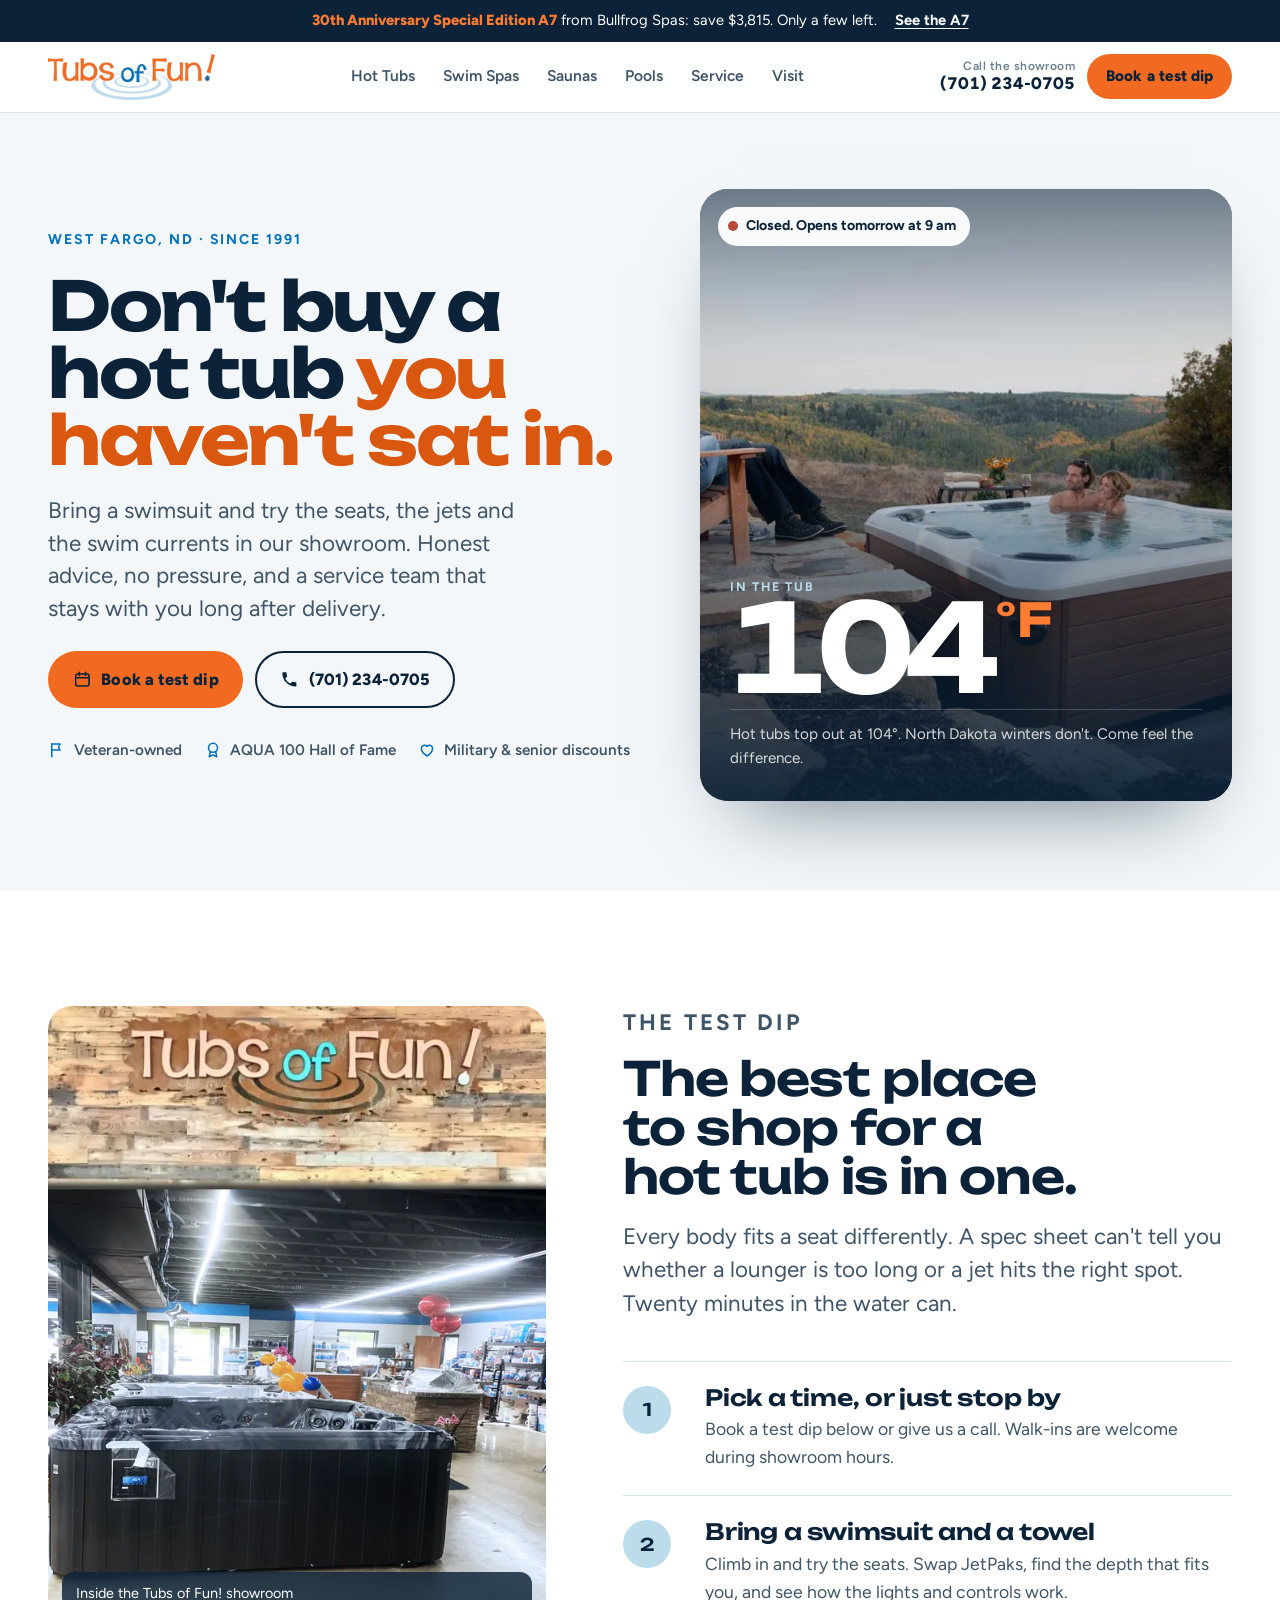
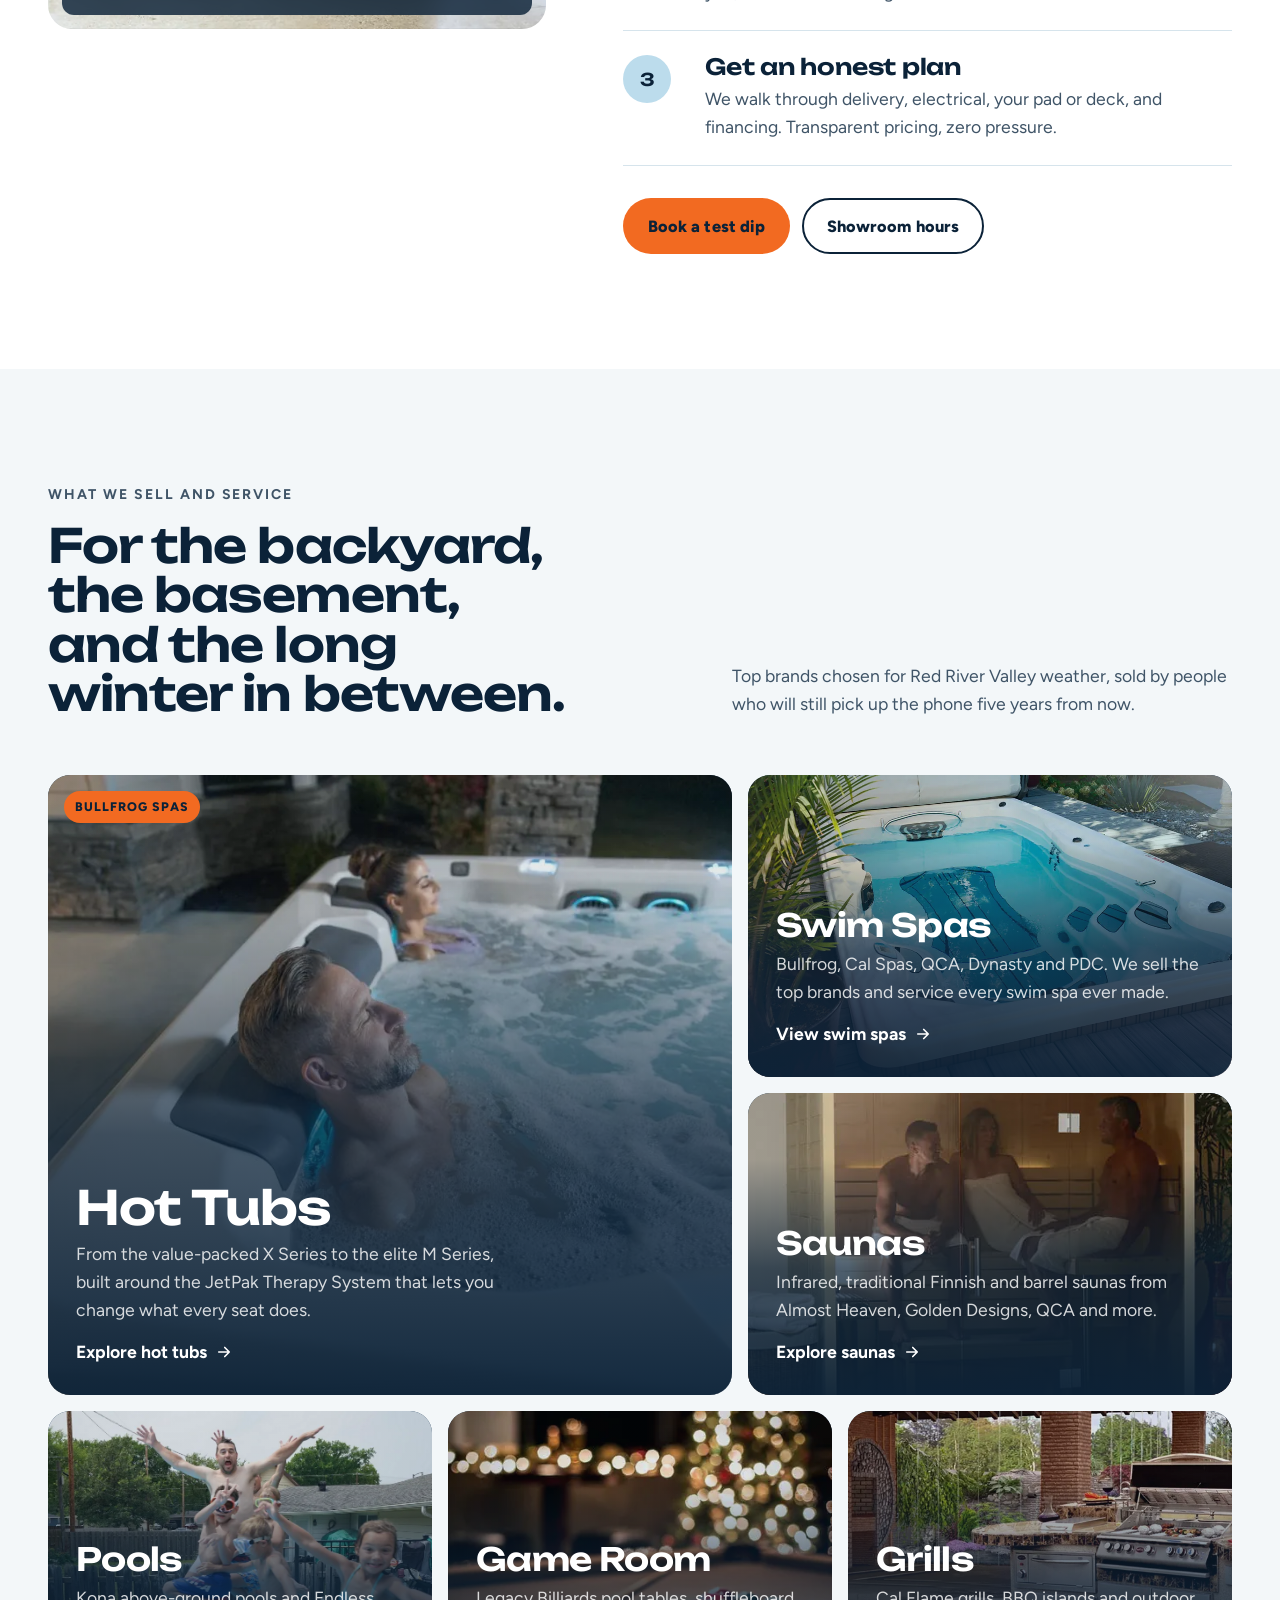
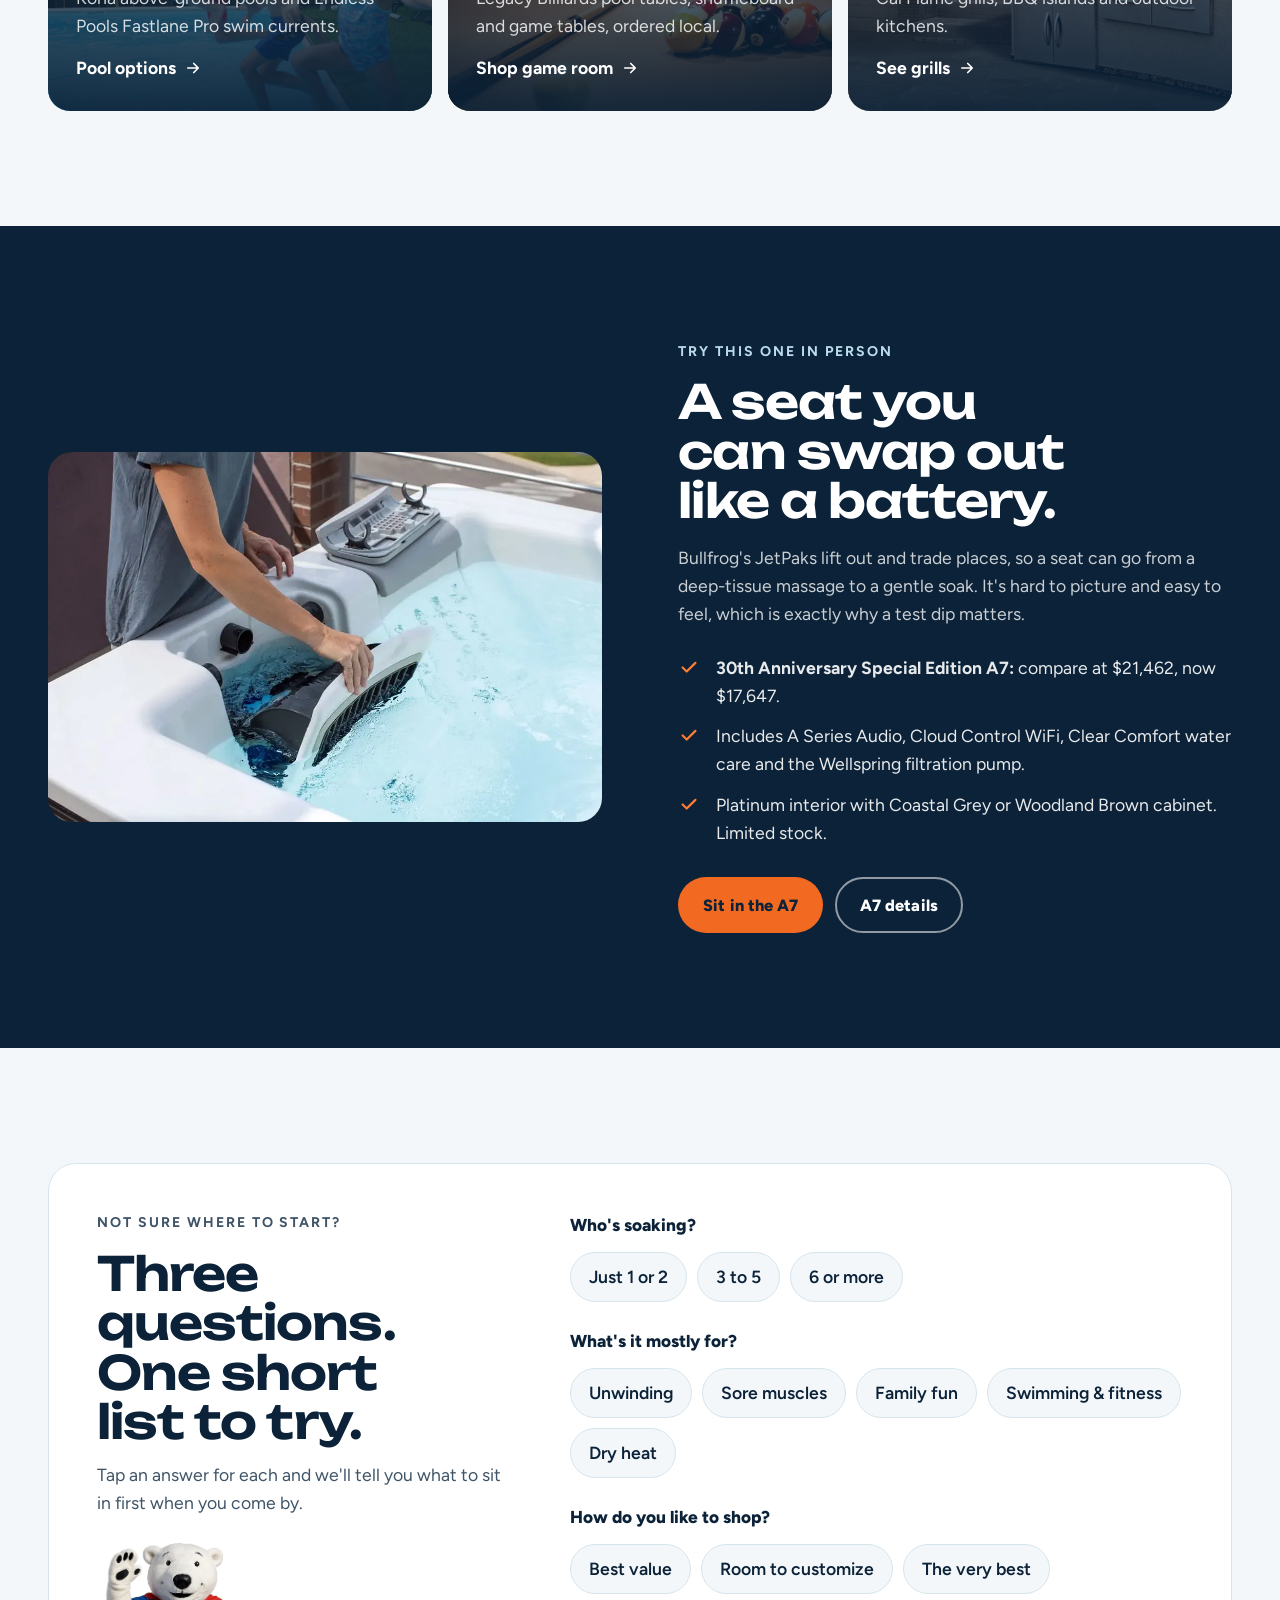
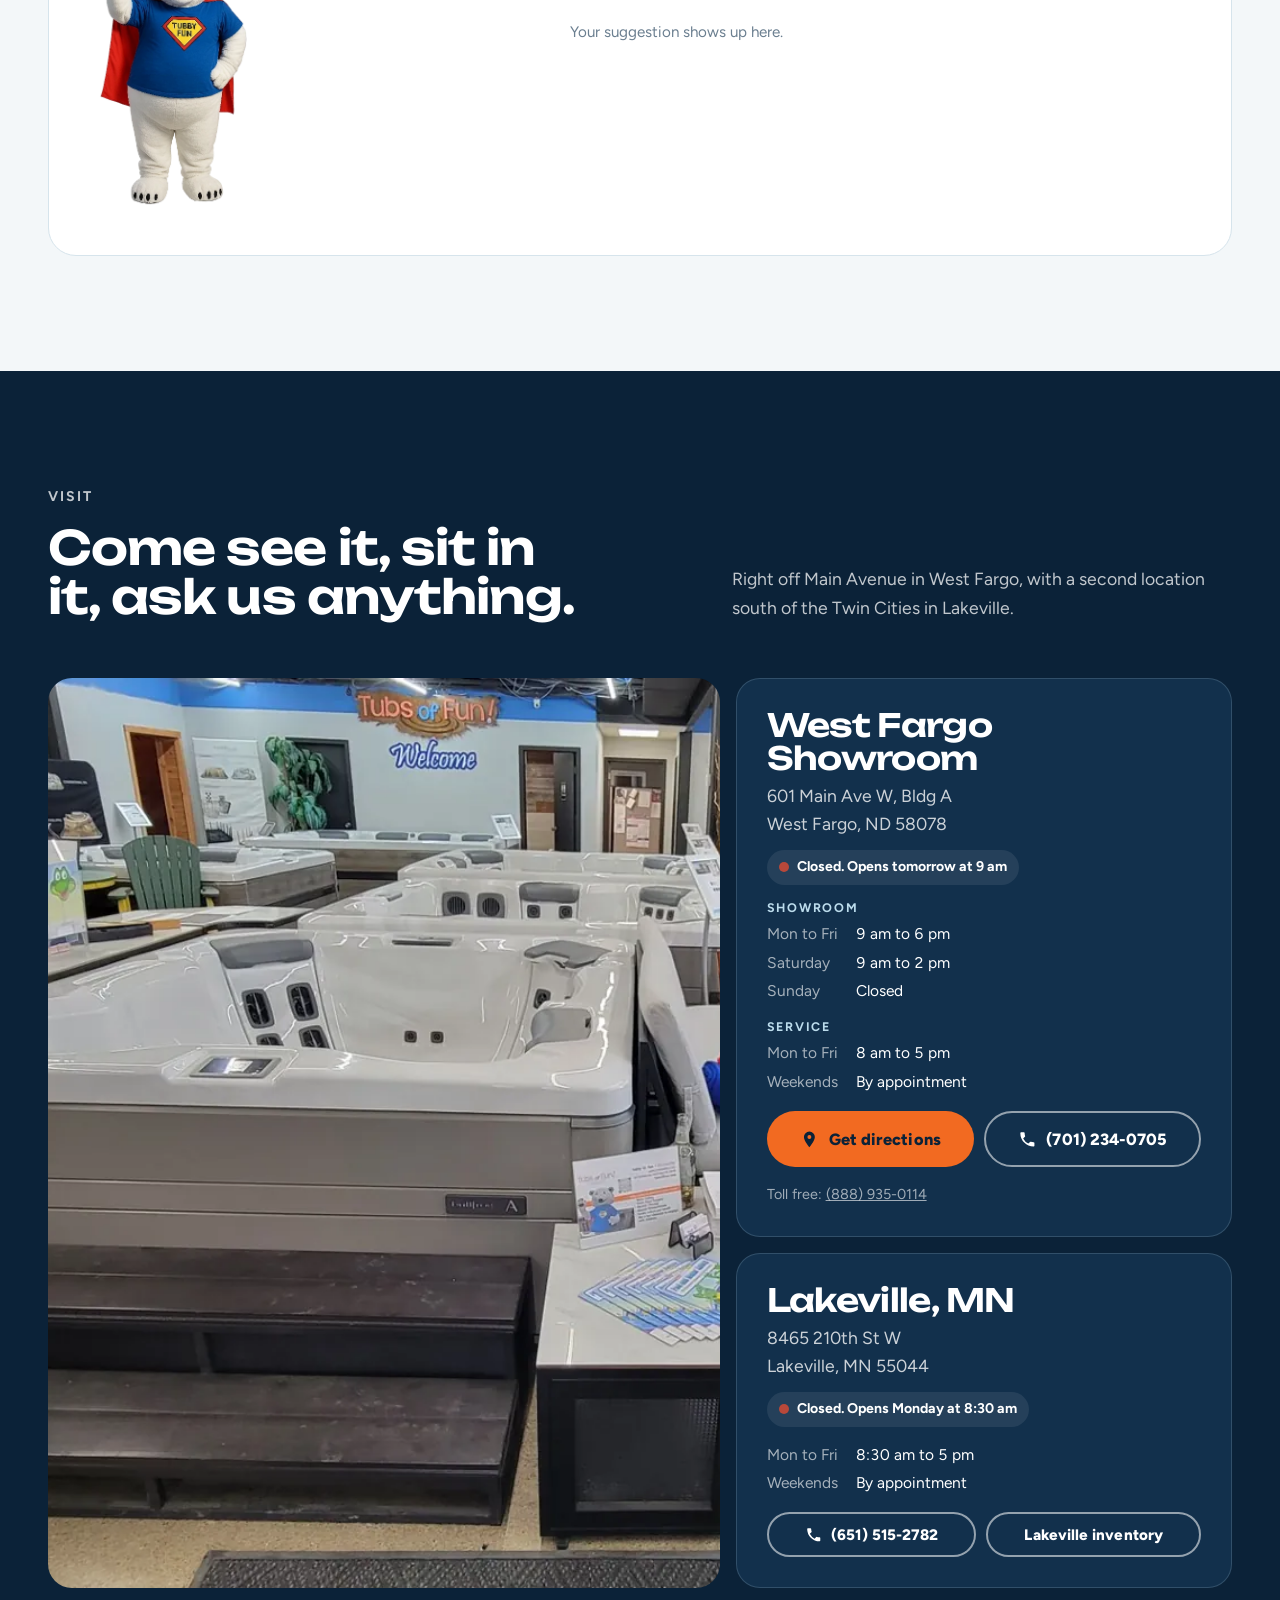
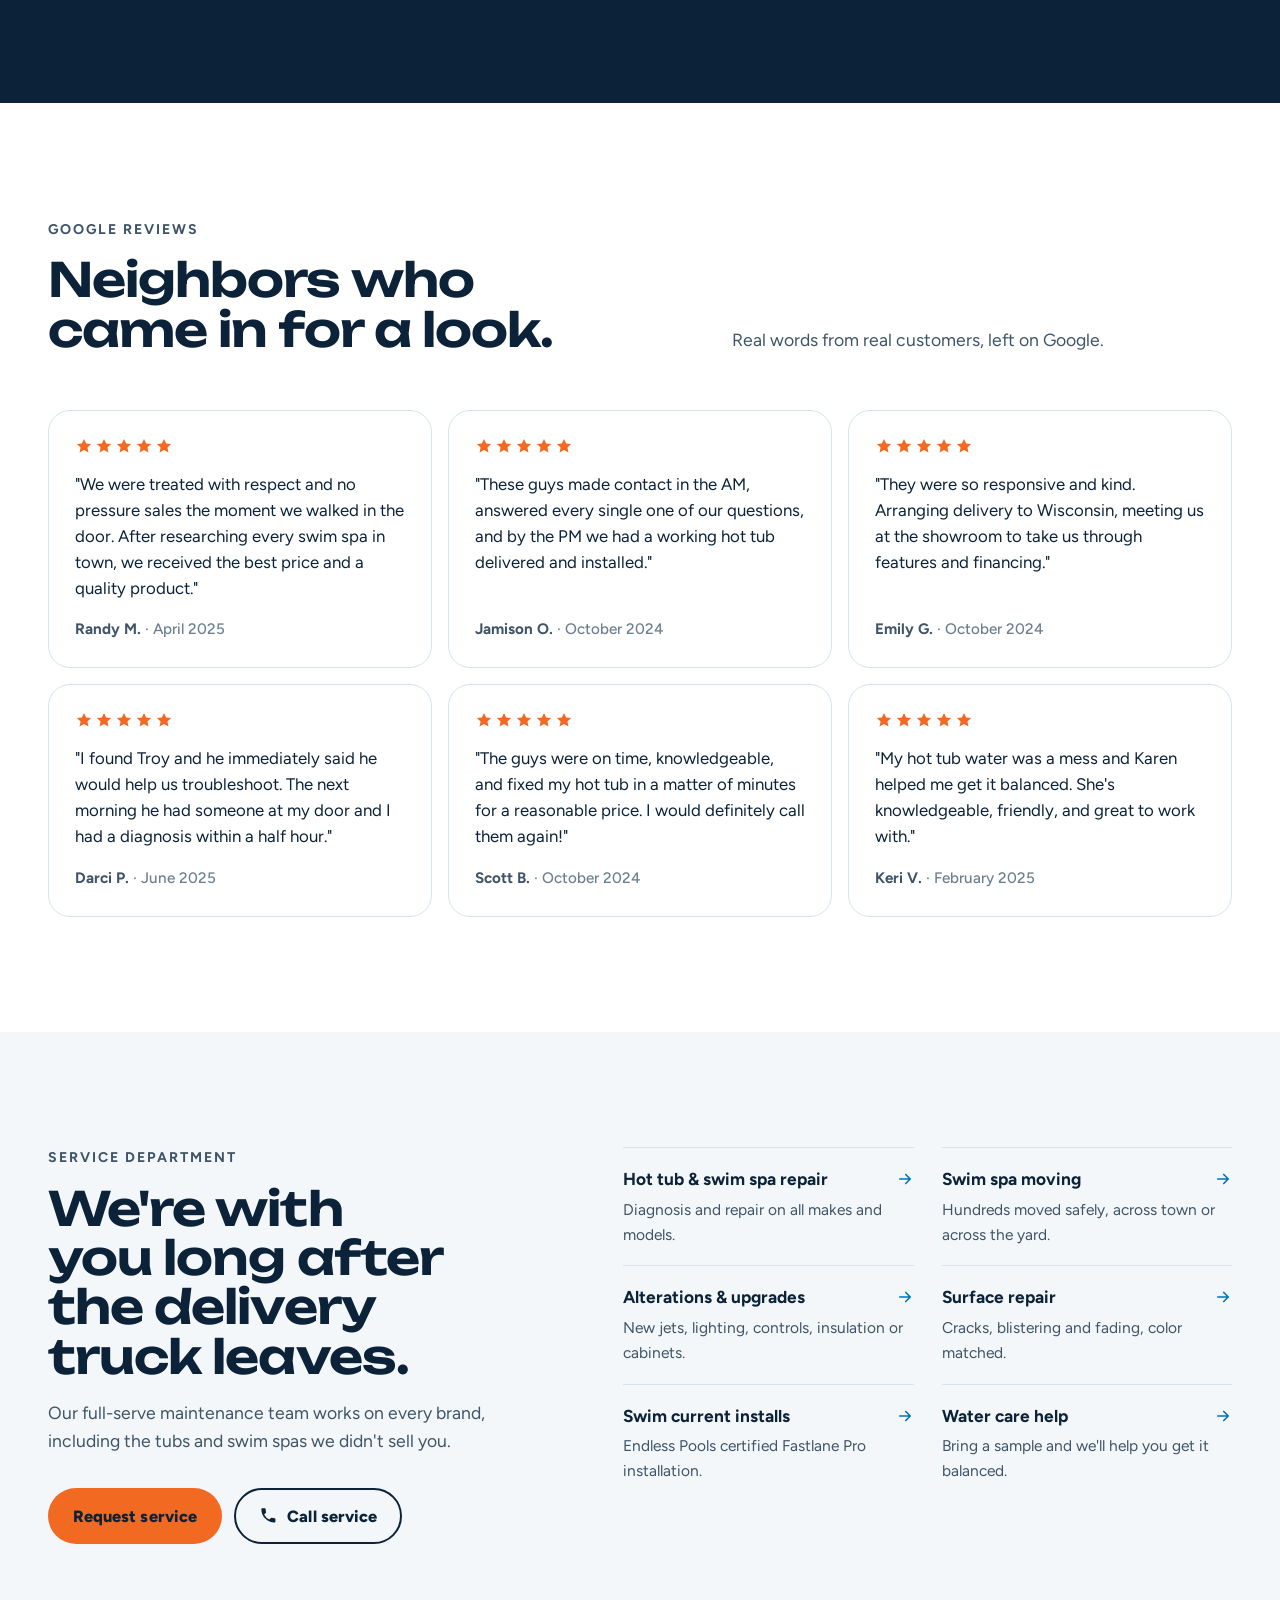
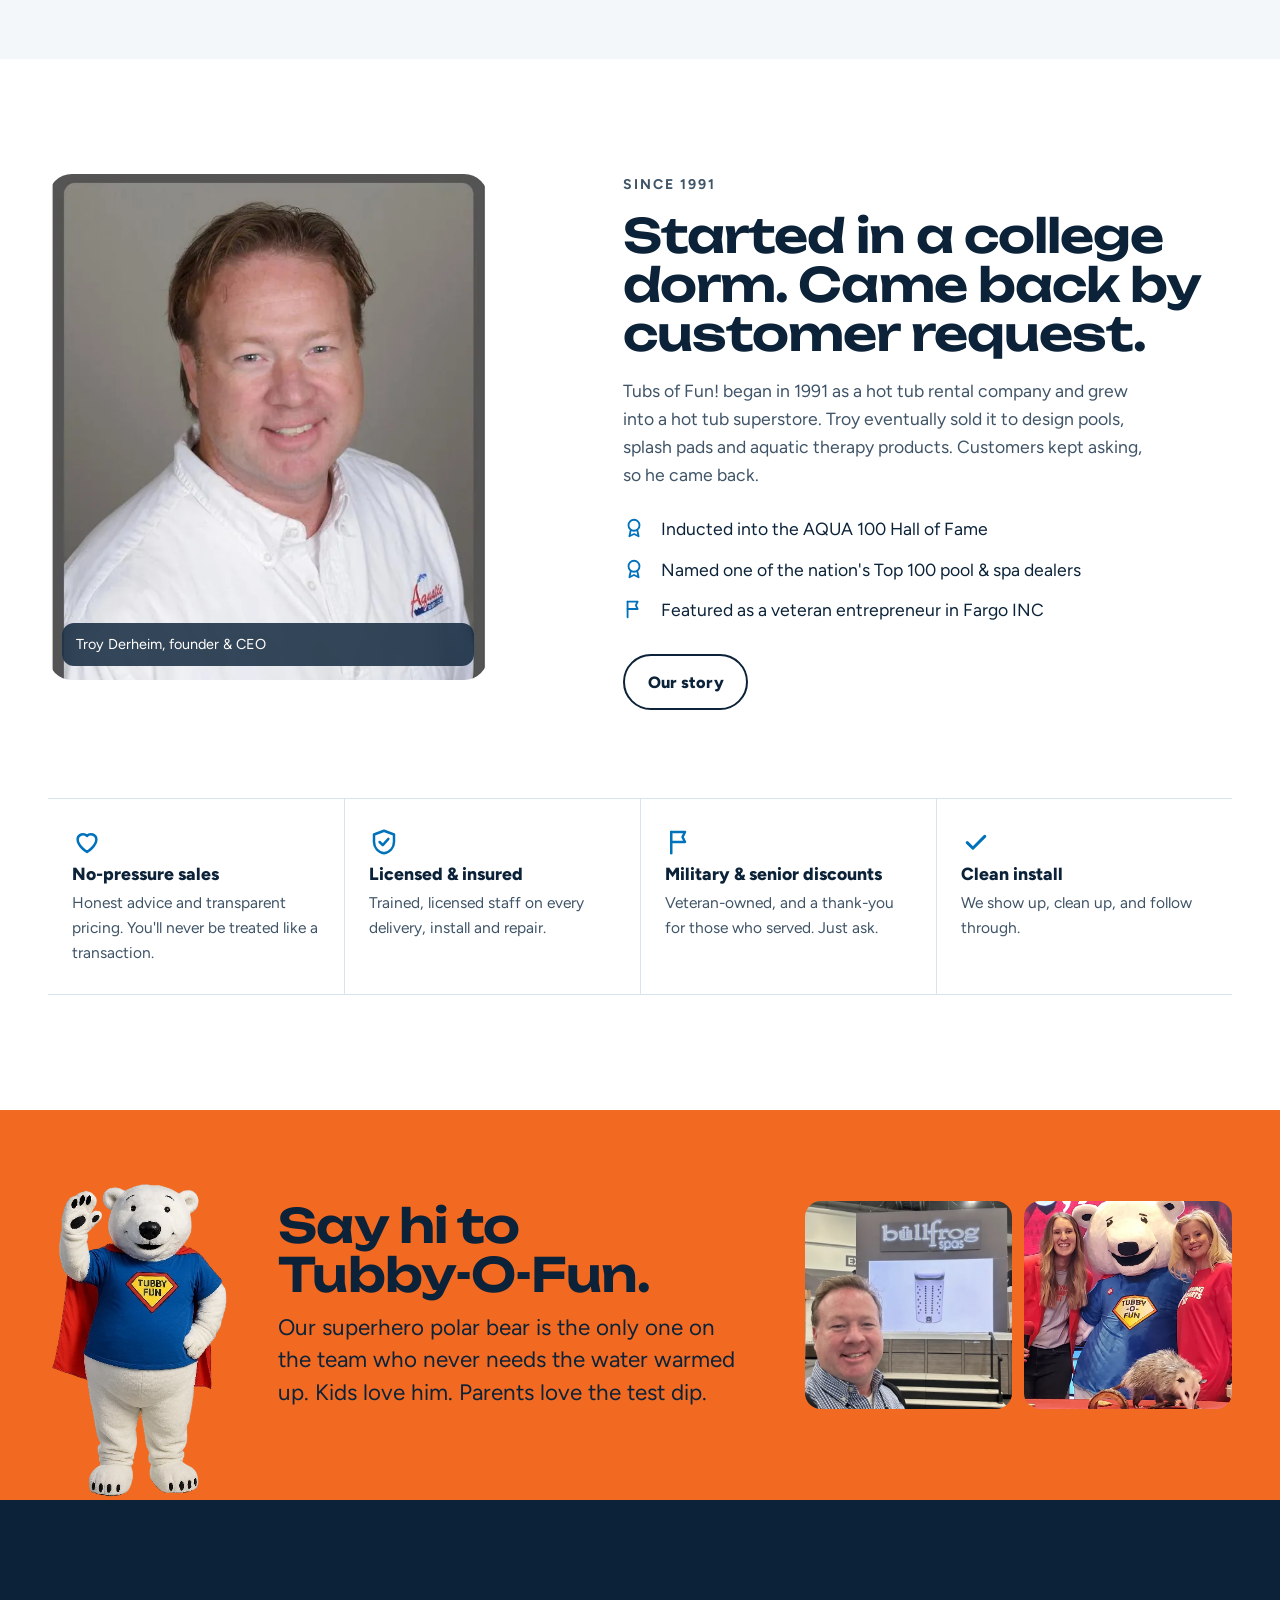
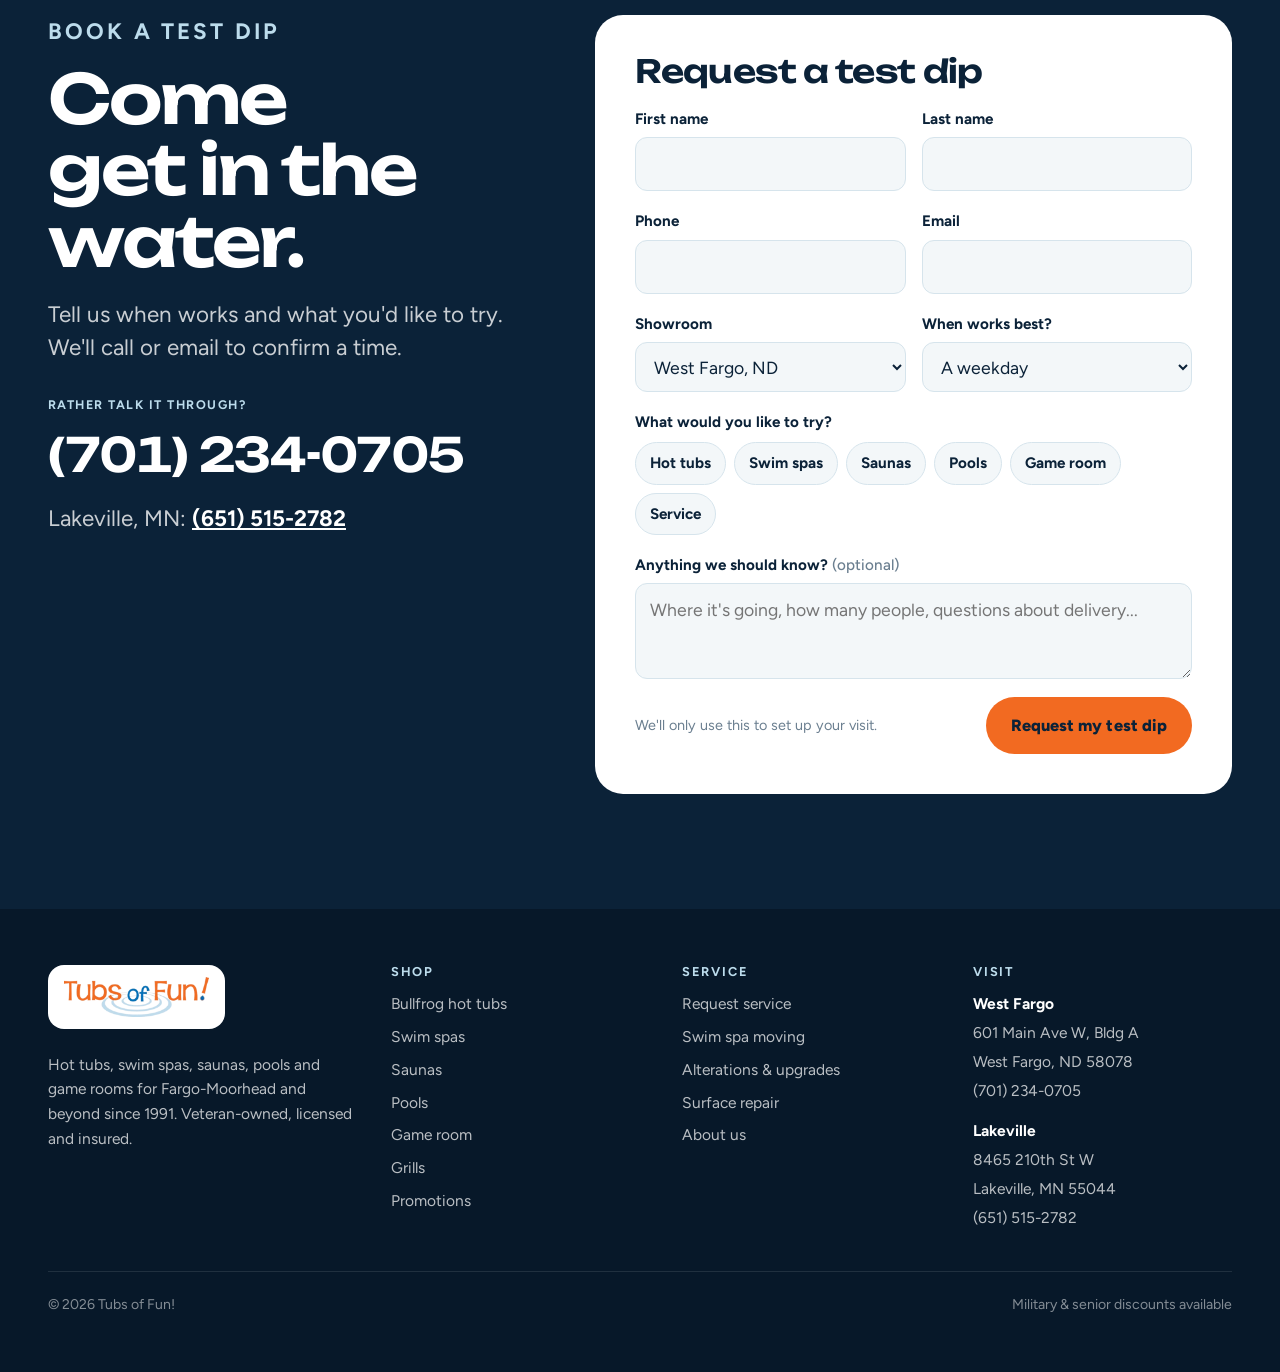
<file: docs/index.html>
<!doctype html>
<html lang="en">
<head>
<meta charset="utf-8">
<meta name="viewport" content="width=device-width, initial-scale=1">
<meta name="robots" content="noindex, nofollow">
<meta property="og:type" content="website">
<meta property="og:title" content="Tubs of Fun! Homepage Preview">
<meta property="og:description" content="A first look at the new tubsoffun.com: book a test dip, call the showroom, come sit in it.">
<meta property="og:image" content="https://z8young1.github.io/tubs-of-fun/og.jpg">
<meta property="og:url" content="https://z8young1.github.io/tubs-of-fun/">
<meta name="twitter:card" content="summary_large_image">
<link rel="icon" href="data:image/svg+xml,<svg xmlns=%22http://www.w3.org/2000/svg%22 viewBox=%220 0 100 100%22><text y=%22.9em%22 font-size=%2290%22>♨️</text></svg>">
<title>Tubs of Fun! | Hot Tubs &amp; Swim Spas in West Fargo, ND</title>
<meta name="description" content="Hot tubs, swim spas, saunas and pools in West Fargo, ND since 1991. Come take a test dip in our showroom at 601 Main Ave W, or call (701) 234-0705.">
<link rel="preconnect" href="https://fonts.googleapis.com">
<link rel="preconnect" href="https://fonts.gstatic.com" crossorigin>
<link rel="stylesheet" href="https://fonts.googleapis.com/css2?family=Figtree:wght@400;500;600;700;800&family=Unbounded:wght@500;600;700&display=swap">
<link rel="stylesheet" href="styles.css?v=3">

<script type="application/ld+json">
{
  "@context": "https://schema.org",
  "@type": "HotTubStore",
  "name": "Tubs of Fun!",
  "url": "https://tubsoffun.com/",
  "logo": "https://tubsoffun.com/img/logo.webp",
  "telephone": "+1-701-234-0705",
  "foundingDate": "1991",
  "address": {
    "@type": "PostalAddress",
    "streetAddress": "601 Main Ave W, Bldg A",
    "addressLocality": "West Fargo",
    "addressRegion": "ND",
    "postalCode": "58078",
    "addressCountry": "US"
  },
  "openingHoursSpecification": [
    { "@type": "OpeningHoursSpecification", "dayOfWeek": ["Monday","Tuesday","Wednesday","Thursday","Friday"], "opens": "09:00", "closes": "18:00" },
    { "@type": "OpeningHoursSpecification", "dayOfWeek": "Saturday", "opens": "09:00", "closes": "14:00" }
  ],
  "brand": ["Bullfrog Spas", "Cal Spas", "QCA Spas", "Dynasty Spas", "PDC Spas", "Almost Heaven", "Golden Designs", "Kona Pools", "Endless Pools", "Cal Flame", "Legacy Billiards"]
}
</script>
</head>
<body>
<svg width="0" height="0" style="position:absolute" aria-hidden="true">
  <symbol id="i-phone" viewBox="0 0 24 24"><path fill="currentColor" d="M6.6 10.8a15.1 15.1 0 0 0 6.6 6.6l2.2-2.2a1 1 0 0 1 1-.25c1.13.37 2.35.57 3.6.57a1 1 0 0 1 1 1V20a1 1 0 0 1-1 1A17 17 0 0 1 3 4a1 1 0 0 1 1-1h3.5a1 1 0 0 1 1 1c0 1.25.2 2.45.57 3.57a1 1 0 0 1-.25 1z"/></symbol>
  <symbol id="i-pin" viewBox="0 0 24 24"><path fill="currentColor" d="M12 2a7 7 0 0 0-7 7c0 5.25 7 13 7 13s7-7.75 7-13a7 7 0 0 0-7-7zm0 9.5a2.5 2.5 0 1 1 0-5 2.5 2.5 0 0 1 0 5z"/></symbol>
  <symbol id="i-cal" viewBox="0 0 24 24"><g fill="none" stroke="currentColor" stroke-width="2" stroke-linecap="round"><rect x="3.5" y="5" width="17" height="15.5" rx="2.5"/><path d="M3.5 10h17M8 3v4M16 3v4"/></g></symbol>
  <symbol id="i-arrow" viewBox="0 0 24 24"><path fill="none" stroke="currentColor" stroke-width="2.2" stroke-linecap="round" stroke-linejoin="round" d="M5 12h14M13 6l6 6-6 6"/></symbol>
  <symbol id="i-check" viewBox="0 0 24 24"><path fill="none" stroke="currentColor" stroke-width="2.4" stroke-linecap="round" stroke-linejoin="round" d="M5 12.5l4.5 4.5L19 7.5"/></symbol>
  <symbol id="i-star" viewBox="0 0 24 24"><path fill="currentColor" d="M12 2.5l2.9 6.1 6.6.8-4.9 4.6 1.3 6.6L12 17.3l-5.9 3.3 1.3-6.6-4.9-4.6 6.6-.8z"/></symbol>
  <symbol id="i-shield" viewBox="0 0 24 24"><g fill="none" stroke="currentColor" stroke-width="2" stroke-linejoin="round"><path d="M12 3l8 3v6c0 4.5-3.4 8.4-8 9-4.6-.6-8-4.5-8-9V6z"/><path d="M8.5 12l2.5 2.5 4.5-5" stroke-linecap="round"/></g></symbol>
  <symbol id="i-flag" viewBox="0 0 24 24"><g fill="none" stroke="currentColor" stroke-width="2" stroke-linecap="round" stroke-linejoin="round"><path d="M5 21V4"/><path d="M5 4h11l-2 4 2 4H5"/></g></symbol>
  <symbol id="i-award" viewBox="0 0 24 24"><g fill="none" stroke="currentColor" stroke-width="2" stroke-linejoin="round"><circle cx="12" cy="9" r="6"/><path d="M8.5 14l-1.5 7 5-2.5 5 2.5-1.5-7"/></g></symbol>
  <symbol id="i-heart" viewBox="0 0 24 24"><path fill="none" stroke="currentColor" stroke-width="2" stroke-linejoin="round" d="M12 20s-7.5-4.6-7.5-10.2A4.3 4.3 0 0 1 12 7.2a4.3 4.3 0 0 1 7.5 2.6C19.5 15.4 12 20 12 20z"/></symbol>
  <symbol id="i-menu" viewBox="0 0 24 24"><path fill="none" stroke="currentColor" stroke-width="2.2" stroke-linecap="round" d="M4 7h16M4 12h16M4 17h16"/></symbol>
</svg>

<a class="skip" href="#main">Skip to content</a>

<div class="offer">
  <div class="wrap">
    <span><strong>30th Anniversary Special Edition A7</strong> from Bullfrog Spas: save $3,815. Only a few left.</span>
    <a href="https://tubsoffun.com/anniv-a7-sale">See the A7</a>
  </div>
</div>

<header class="site-header">
  <div class="wrap">
    <a class="brand" href="#top" aria-label="Tubs of Fun! home">
      <img src="img/logo.webp" alt="Tubs of Fun!" width="464" height="128">
    </a>
    <nav class="nav" id="site-nav" aria-label="Main">
      <a href="https://tubsoffun.com/bullfrog-Spas">Hot Tubs</a>
      <a href="https://tubsoffun.com/swimspaspage">Swim Spas</a>
      <a href="https://tubsoffun.com/saunas">Saunas</a>
      <a href="https://tubsoffun.com/kona-pools">Pools</a>
      <a href="#service">Service</a>
      <a href="#visit">Visit</a>
    </nav>
    <div class="header-actions">
      <a class="header-phone" href="tel:+17012340705">
        <small>Call the showroom</small>
        <span>(701) 234-0705</span>
      </a>
      <a class="btn btn--sm" href="#book">Book a test dip</a>
    </div>
    <button class="menu-toggle" type="button" aria-controls="site-nav" aria-expanded="false" aria-label="Menu">
      <svg><use href="#i-menu"/></svg>
    </button>
  </div>
</header>

<main id="main">

  <!-- HERO -->
  <section class="hero" id="top">
    <div class="wrap hero-grid">
      <div class="hero-copy">
        <p class="eyebrow rise">West Fargo, ND &middot; Since 1991</p>
        <h1 class="rise rise-2">Don't buy a hot tub <span class="warm">you haven't sat in.</span></h1>
        <p class="hero-lede rise rise-3">Bring a swimsuit and try the seats, the jets and the swim currents in our showroom. Honest advice, no pressure, and a service team that stays with you long after delivery.</p>
        <div class="hero-actions rise rise-4">
          <a class="btn" href="#book"><svg><use href="#i-cal"/></svg>Book a test dip</a>
          <a class="btn btn--ghost" href="tel:+17012340705"><svg><use href="#i-phone"/></svg>(701) 234-0705</a>
        </div>
        <ul class="proof rise rise-5">
          <li><svg><use href="#i-flag"/></svg>Veteran-owned</li>
          <li><svg><use href="#i-award"/></svg>AQUA 100 Hall of Fame</li>
          <li><svg><use href="#i-heart"/></svg>Military &amp; senior discounts</li>
        </ul>
      </div>

      <figure class="thermal rise rise-3" style="margin:0">
        <img src="img/hero-valley.webp" alt="A couple relaxing beside a Bullfrog hot tub on a stone patio at dusk" width="1250" height="833" fetchpriority="high">
        <canvas aria-hidden="true"></canvas>
        <div class="thermal-badge" data-hours='{"1":[9,18],"2":[9,18],"3":[9,18],"4":[9,18],"5":[9,18],"6":[9,14]}'>
          <span class="dot"></span><span class="status-text">Showroom open Mon to Sat</span>
        </div>
        <figcaption class="readout">
          <div>
            <div class="readout-label">In the tub</div>
            <div class="temp-in" aria-label="104 degrees"><span data-temp-in>104</span><sup>&deg;F</sup></div>
          </div>
          <div class="temp-out" data-temp-out hidden>
            <div class="readout-label">Outside</div>
            <div class="num">&nbsp;</div>
          </div>
          <p class="readout-note" data-temp-note>Hot tubs top out at 104&deg;. North Dakota winters don't. Come feel the difference.</p>
        </figcaption>
      </figure>
    </div>
  </section>

  <!-- TEST DIP -->
  <section class="section on-paper" id="test-dip">
    <div class="wrap dip-grid">
      <figure class="dip-photo reveal" style="margin:0">
        <img src="img/showroom-sign.webp" alt="Hot tubs on display under the Tubs of Fun! sign in the showroom" width="1024" height="768" loading="lazy">
        <figcaption>Inside the Tubs of Fun! showroom</figcaption>
      </figure>
      <div class="dip-copy reveal">
        <p class="eyebrow">The test dip</p>
        <h2>The best place to shop for a hot tub is in one.</h2>
        <p>Every body fits a seat differently. A spec sheet can't tell you whether a lounger is too long or a jet hits the right spot. Twenty minutes in the water can.</p>
        <ol class="steps">
          <li>
            <div>
              <h3>Pick a time, or just stop by</h3>
              <p>Book a test dip below or give us a call. Walk-ins are welcome during showroom hours.</p>
            </div>
          </li>
          <li>
            <div>
              <h3>Bring a swimsuit and a towel</h3>
              <p>Climb in and try the seats. Swap JetPaks, find the depth that fits you, and see how the lights and controls work.</p>
            </div>
          </li>
          <li>
            <div>
              <h3>Get an honest plan</h3>
              <p>We walk through delivery, electrical, your pad or deck, and financing. Transparent pricing, zero pressure.</p>
            </div>
          </li>
        </ol>
        <div class="dip-cta">
          <a class="btn" href="#book" data-pick="Hot tubs">Book a test dip</a>
          <a class="btn btn--ghost" href="#visit">Showroom hours</a>
        </div>
      </div>
    </div>
  </section>

  <!-- LINEUP -->
  <section class="section" id="shop">
    <div class="wrap">
      <div class="section-head reveal">
        <div>
          <p class="eyebrow">What we sell and service</p>
          <h2>For the backyard, the basement, and the long winter in between.</h2>
        </div>
        <p>Top brands chosen for Red River Valley weather, sold by people who will still pick up the phone five years from now.</p>
      </div>

      <div class="lineup">
        <a class="tile tile--tubs reveal" href="https://tubsoffun.com/bullfrog-Spas">
          <img src="img/lifestyle-relax.webp" alt="A man leaning back into the jets of a Bullfrog hot tub" width="1024" height="768" loading="lazy">
          <span class="tag">Bullfrog Spas</span>
          <div class="tile-body">
            <h3>Hot Tubs</h3>
            <p>From the value-packed X Series to the elite M Series, built around the JetPak Therapy System that lets you change what every seat does.</p>
            <span class="go">Explore hot tubs <svg><use href="#i-arrow"/></svg></span>
          </div>
        </a>
        <a class="tile tile--swim reveal" href="https://tubsoffun.com/swimspaspage">
          <img src="img/swimspa-showroom.webp" alt="A swim spa with a swim lane on display" width="1200" height="600" loading="lazy">
          <div class="tile-body">
            <h3>Swim Spas</h3>
            <p>Bullfrog, Cal Spas, QCA, Dynasty and PDC. We sell the top brands and service every swim spa ever made.</p>
            <span class="go">View swim spas <svg><use href="#i-arrow"/></svg></span>
          </div>
        </a>
        <a class="tile tile--sauna reveal" href="https://tubsoffun.com/saunas">
          <img src="img/sauna.webp" alt="Three people relaxing in a glass-front indoor sauna" width="500" height="500" loading="lazy">
          <div class="tile-body">
            <h3>Saunas</h3>
            <p>Infrared, traditional Finnish and barrel saunas from Almost Heaven, Golden Designs, QCA and more.</p>
            <span class="go">Explore saunas <svg><use href="#i-arrow"/></svg></span>
          </div>
        </a>
        <a class="tile tile--pool reveal" href="https://tubsoffun.com/kona-pools">
          <img src="img/pool.webp" alt="A family jumping into an above-ground pool" width="1024" height="683" loading="lazy">
          <div class="tile-body">
            <h3>Pools</h3>
            <p>Kona above-ground pools and Endless Pools Fastlane Pro swim currents.</p>
            <span class="go">Pool options <svg><use href="#i-arrow"/></svg></span>
          </div>
        </a>
        <a class="tile tile--game reveal" href="https://tubsoffun.com/game-room-essentials">
          <img src="img/gameroom.webp" alt="Billiard balls racked on a pool table" width="520" height="347" loading="lazy">
          <div class="tile-body">
            <h3>Game Room</h3>
            <p>Legacy Billiards pool tables, shuffleboard and game tables, ordered local.</p>
            <span class="go">Shop game room <svg><use href="#i-arrow"/></svg></span>
          </div>
        </a>
        <a class="tile tile--grill reveal" href="https://tubsoffun.com/grills">
          <img src="img/calflame-kitchen.webp" alt="A Cal Flame outdoor kitchen with a stainless grill and fire pit" width="1400" height="438" loading="lazy" style="object-position:62% 50%">
          <div class="tile-body">
            <h3>Grills</h3>
            <p>Cal Flame grills, BBQ islands and outdoor kitchens.</p>
            <span class="go">See grills <svg><use href="#i-arrow"/></svg></span>
          </div>
        </a>
      </div>
    </div>
  </section>

  <!-- JETPAK + A7 OFFER -->
  <section class="section on-night">
    <div class="wrap jetpak">
      <div class="jetpak-media reveal">
        <img src="img/jetpak.webp" alt="A hand lifting a removable JetPak seat module out of a Bullfrog spa" width="1080" height="720" loading="lazy">
      </div>
      <div class="reveal">
        <p class="eyebrow">Try this one in person</p>
        <h2>A seat you can swap out like a battery.</h2>
        <p>Bullfrog's JetPaks lift out and trade places, so a seat can go from a deep-tissue massage to a gentle soak. It's hard to picture and easy to feel, which is exactly why a test dip matters.</p>
        <ul class="jetpak-points">
          <li><svg><use href="#i-check"/></svg><span><strong>30th Anniversary Special Edition A7:</strong> compare at $21,462, now $17,647.</span></li>
          <li><svg><use href="#i-check"/></svg><span>Includes A Series Audio, Cloud Control WiFi, Clear Comfort water care and the Wellspring filtration pump.</span></li>
          <li><svg><use href="#i-check"/></svg><span>Platinum interior with Coastal Grey or Woodland Brown cabinet. Limited stock.</span></li>
        </ul>
        <div class="hero-actions">
          <a class="btn" href="#book" data-pick="Hot tubs">Sit in the A7</a>
          <a class="btn btn--ghost" href="https://tubsoffun.com/anniv-a7-sale">A7 details</a>
        </div>
      </div>
    </div>
  </section>

  <!-- QUIZ -->
  <section class="section" id="quiz">
    <div class="wrap">
      <div class="quiz reveal">
        <div class="quiz-intro">
          <p class="eyebrow">Not sure where to start?</p>
          <h2>Three questions. One short list to try.</h2>
          <p>Tap an answer for each and we'll tell you what to sit in first when you come by.</p>
          <img src="img/tubby.webp" alt="Tubby-O-Fun, the Tubs of Fun! polar bear mascot, waving" width="311" height="552" loading="lazy">
        </div>
        <form class="quiz-form" id="tub-quiz" onsubmit="return false">
          <div class="q">
            <fieldset>
              <legend>Who's soaking?</legend>
              <div class="chips">
                <span class="chip"><input type="radio" name="q_who" id="q-who-2" value="2"><label for="q-who-2">Just 1 or 2</label></span>
                <span class="chip"><input type="radio" name="q_who" id="q-who-5" value="5"><label for="q-who-5">3 to 5</label></span>
                <span class="chip"><input type="radio" name="q_who" id="q-who-6" value="6"><label for="q-who-6">6 or more</label></span>
              </div>
            </fieldset>
          </div>
          <div class="q">
            <fieldset>
              <legend>What's it mostly for?</legend>
              <div class="chips">
                <span class="chip"><input type="radio" name="q_why" id="q-why-relax" value="relax"><label for="q-why-relax">Unwinding</label></span>
                <span class="chip"><input type="radio" name="q_why" id="q-why-therapy" value="therapy"><label for="q-why-therapy">Sore muscles</label></span>
                <span class="chip"><input type="radio" name="q_why" id="q-why-family" value="family"><label for="q-why-family">Family fun</label></span>
                <span class="chip"><input type="radio" name="q_why" id="q-why-swim" value="swim"><label for="q-why-swim">Swimming &amp; fitness</label></span>
                <span class="chip"><input type="radio" name="q_why" id="q-why-heat" value="heat"><label for="q-why-heat">Dry heat</label></span>
              </div>
            </fieldset>
          </div>
          <div class="q">
            <fieldset>
              <legend>How do you like to shop?</legend>
              <div class="chips">
                <span class="chip"><input type="radio" name="q_how" id="q-how-value" value="value"><label for="q-how-value">Best value</label></span>
                <span class="chip"><input type="radio" name="q_how" id="q-how-custom" value="custom"><label for="q-how-custom">Room to customize</label></span>
                <span class="chip"><input type="radio" name="q_how" id="q-how-best" value="best"><label for="q-how-best">The very best</label></span>
              </div>
            </fieldset>
          </div>
          <p class="quiz-hint">Your suggestion shows up here.</p>
          <div class="quiz-result" id="quiz-result" hidden aria-live="polite">
            <p class="eyebrow">Try this first</p>
            <h3>&nbsp;</h3>
            <p>&nbsp;</p>
            <div class="btns">
              <a class="btn" href="#book" data-pick="Hot tubs">Book a test dip</a>
              <a class="btn btn--ghost" href="tel:+17012340705">Call us</a>
            </div>
          </div>
        </form>
      </div>
    </div>
  </section>

  <!-- VISIT -->
  <section class="section on-night" id="visit">
    <div class="wrap">
      <div class="section-head reveal">
        <div>
          <p class="eyebrow">Visit</p>
          <h2>Come see it, sit in it, ask us anything.</h2>
        </div>
        <p>Right off Main Avenue in West Fargo, with a second location south of the Twin Cities in Lakeville.</p>
      </div>
      <div class="visit">
        <div class="visit-photo reveal">
          <img src="img/showroom-floor.webp" alt="Rows of hot tubs and swim spas on the showroom floor" width="1800" height="810" loading="lazy">
        </div>
        <div class="stores">
          <article class="store reveal" data-hours='{"1":[9,18],"2":[9,18],"3":[9,18],"4":[9,18],"5":[9,18],"6":[9,14]}'>
            <div class="store-top">
              <div>
                <h3>West Fargo Showroom</h3>
                <address>601 Main Ave W, Bldg A<br>West Fargo, ND 58078</address>
              </div>
              <span class="status"><span class="dot"></span><span class="status-text">Mon to Sat</span></span>
            </div>
            <div class="hours-row">
              <div class="hours-group">
                <h4>Showroom</h4>
                <dl class="hours">
                  <dt>Mon to Fri</dt><dd>9 am to 6 pm</dd>
                  <dt>Saturday</dt><dd>9 am to 2 pm</dd>
                  <dt>Sunday</dt><dd>Closed</dd>
                </dl>
              </div>
              <div class="hours-group">
                <h4>Service</h4>
                <dl class="hours">
                  <dt>Mon to Fri</dt><dd>8 am to 5 pm</dd>
                  <dt>Weekends</dt><dd>By appointment</dd>
                </dl>
              </div>
            </div>
            <div class="store-actions">
              <a class="btn" href="https://www.google.com/maps/dir/?api=1&amp;destination=601+Main+Ave+W+West+Fargo+ND+58078"><svg><use href="#i-pin"/></svg>Get directions</a>
              <a class="btn btn--ghost" href="tel:+17012340705"><svg><use href="#i-phone"/></svg>(701) 234-0705</a>
            </div>
            <p class="store-note">Toll free: <a href="tel:+18889350114">(888) 935-0114</a></p>
          </article>

          <article class="store reveal" data-hours='{"1":[8.5,17],"2":[8.5,17],"3":[8.5,17],"4":[8.5,17],"5":[8.5,17]}'>
            <div class="store-top">
              <div>
                <h3>Lakeville, MN</h3>
                <address>8465 210th St W<br>Lakeville, MN 55044</address>
              </div>
              <span class="status"><span class="dot"></span><span class="status-text">Mon to Fri</span></span>
            </div>
            <dl class="hours">
              <dt>Mon to Fri</dt><dd>8:30 am to 5 pm</dd>
              <dt>Weekends</dt><dd>By appointment</dd>
            </dl>
            <div class="store-actions">
              <a class="btn btn--ghost btn--sm" href="tel:+16515152782"><svg><use href="#i-phone"/></svg>(651) 515-2782</a>
              <a class="btn btn--ghost btn--sm" href="https://mpls.tubsoffun.com/">Lakeville inventory</a>
            </div>
          </article>
        </div>
      </div>
    </div>
  </section>

  <!-- REVIEWS -->
  <section class="section on-paper" id="reviews">
    <div class="wrap">
      <div class="section-head reveal">
        <div>
          <p class="eyebrow">Google reviews</p>
          <h2>Neighbors who came in for a look.</h2>
        </div>
        <p>Real words from real customers, left on Google.</p>
      </div>
      <div class="reviews">
        <figure class="review reveal">
          <div class="stars" aria-label="5 out of 5 stars"><svg><use href="#i-star"/></svg><svg><use href="#i-star"/></svg><svg><use href="#i-star"/></svg><svg><use href="#i-star"/></svg><svg><use href="#i-star"/></svg></div>
          <blockquote>"We were treated with respect and no pressure sales the moment we walked in the door. After researching every swim spa in town, we received the best price and a quality product."</blockquote>
          <figcaption>Randy M. <span>&middot; April 2025</span></figcaption>
        </figure>
        <figure class="review reveal">
          <div class="stars" aria-label="5 out of 5 stars"><svg><use href="#i-star"/></svg><svg><use href="#i-star"/></svg><svg><use href="#i-star"/></svg><svg><use href="#i-star"/></svg><svg><use href="#i-star"/></svg></div>
          <blockquote>"These guys made contact in the AM, answered every single one of our questions, and by the PM we had a working hot tub delivered and installed."</blockquote>
          <figcaption>Jamison O. <span>&middot; October 2024</span></figcaption>
        </figure>
        <figure class="review reveal">
          <div class="stars" aria-label="5 out of 5 stars"><svg><use href="#i-star"/></svg><svg><use href="#i-star"/></svg><svg><use href="#i-star"/></svg><svg><use href="#i-star"/></svg><svg><use href="#i-star"/></svg></div>
          <blockquote>"They were so responsive and kind. Arranging delivery to Wisconsin, meeting us at the showroom to take us through features and financing."</blockquote>
          <figcaption>Emily G. <span>&middot; October 2024</span></figcaption>
        </figure>
        <figure class="review reveal">
          <div class="stars" aria-label="5 out of 5 stars"><svg><use href="#i-star"/></svg><svg><use href="#i-star"/></svg><svg><use href="#i-star"/></svg><svg><use href="#i-star"/></svg><svg><use href="#i-star"/></svg></div>
          <blockquote>"I found Troy and he immediately said he would help us troubleshoot. The next morning he had someone at my door and I had a diagnosis within a half hour."</blockquote>
          <figcaption>Darci P. <span>&middot; June 2025</span></figcaption>
        </figure>
        <figure class="review reveal">
          <div class="stars" aria-label="5 out of 5 stars"><svg><use href="#i-star"/></svg><svg><use href="#i-star"/></svg><svg><use href="#i-star"/></svg><svg><use href="#i-star"/></svg><svg><use href="#i-star"/></svg></div>
          <blockquote>"The guys were on time, knowledgeable, and fixed my hot tub in a matter of minutes for a reasonable price. I would definitely call them again!"</blockquote>
          <figcaption>Scott B. <span>&middot; October 2024</span></figcaption>
        </figure>
        <figure class="review reveal">
          <div class="stars" aria-label="5 out of 5 stars"><svg><use href="#i-star"/></svg><svg><use href="#i-star"/></svg><svg><use href="#i-star"/></svg><svg><use href="#i-star"/></svg><svg><use href="#i-star"/></svg></div>
          <blockquote>"My hot tub water was a mess and Karen helped me get it balanced. She's knowledgeable, friendly, and great to work with."</blockquote>
          <figcaption>Keri V. <span>&middot; February 2025</span></figcaption>
        </figure>
      </div>
    </div>
  </section>

  <!-- SERVICE -->
  <section class="section" id="service">
    <div class="wrap service">
      <div class="reveal">
        <p class="eyebrow">Service department</p>
        <h2>We're with you long after the delivery truck leaves.</h2>
        <p>Our full-serve maintenance team works on every brand, including the tubs and swim spas we didn't sell you.</p>
        <div class="dip-cta">
          <a class="btn" href="https://tubsoffun.com/contact-service-department">Request service</a>
          <a class="btn btn--ghost" href="tel:+17012340705"><svg><use href="#i-phone"/></svg>Call service</a>
        </div>
      </div>
      <ul class="service-list reveal">
        <li><a href="https://tubsoffun.com/contact-service-department"><strong>Hot tub &amp; swim spa repair <svg><use href="#i-arrow"/></svg></strong><span>Diagnosis and repair on all makes and models.</span></a></li>
        <li><a href="https://tubsoffun.com/swimspa-moving"><strong>Swim spa moving <svg><use href="#i-arrow"/></svg></strong><span>Hundreds moved safely, across town or across the yard.</span></a></li>
        <li><a href="https://tubsoffun.com/spa-alteration"><strong>Alterations &amp; upgrades <svg><use href="#i-arrow"/></svg></strong><span>New jets, lighting, controls, insulation or cabinets.</span></a></li>
        <li><a href="https://tubsoffun.com/swim-spa-surface-repair"><strong>Surface repair <svg><use href="#i-arrow"/></svg></strong><span>Cracks, blistering and fading, color matched.</span></a></li>
        <li><a href="https://tubsoffun.com/endless-pool"><strong>Swim current installs <svg><use href="#i-arrow"/></svg></strong><span>Endless Pools certified Fastlane Pro installation.</span></a></li>
        <li><a href="#book" data-pick="Service"><strong>Water care help <svg><use href="#i-arrow"/></svg></strong><span>Bring a sample and we'll help you get it balanced.</span></a></li>
      </ul>
    </div>
  </section>

  <!-- SINCE 1991 -->
  <section class="section on-paper" id="about">
    <div class="wrap">
      <div class="service">
        <figure class="dip-photo founder-photo reveal" style="margin:0;position:relative;top:0;aspect-ratio:4/4.6">
          <img src="img/troy.webp" alt="Troy Derheim, founder and CEO of Tubs of Fun!" width="672" height="828" loading="lazy" style="object-position:50% 20%">
          <figcaption>Troy Derheim, founder &amp; CEO</figcaption>
        </figure>
        <div class="reveal">
          <p class="eyebrow">Since 1991</p>
          <h2>Started in a college dorm. Came back by customer request.</h2>
          <p>Tubs of Fun! began in 1991 as a hot tub rental company and grew into a hot tub superstore. Troy eventually sold it to design pools, splash pads and aquatic therapy products. Customers kept asking, so he came back.</p>
          <ul class="jetpak-points" style="color:var(--ink)">
            <li><svg style="color:var(--blue)"><use href="#i-award"/></svg><span style="color:var(--ink)">Inducted into the AQUA 100 Hall of Fame</span></li>
            <li><svg style="color:var(--blue)"><use href="#i-award"/></svg><span style="color:var(--ink)">Named one of the nation's Top 100 pool &amp; spa dealers</span></li>
            <li><svg style="color:var(--blue)"><use href="#i-flag"/></svg><span style="color:var(--ink)">Featured as a veteran entrepreneur in Fargo INC</span></li>
          </ul>
          <a class="btn btn--ghost" href="https://tubsoffun.com/about-us">Our story</a>
        </div>
      </div>

      <div class="values reveal" style="margin-top:clamp(48px,7vw,88px)">
        <div class="value">
          <svg><use href="#i-heart"/></svg>
          <h3>No-pressure sales</h3>
          <p>Honest advice and transparent pricing. You'll never be treated like a transaction.</p>
        </div>
        <div class="value">
          <svg><use href="#i-shield"/></svg>
          <h3>Licensed &amp; insured</h3>
          <p>Trained, licensed staff on every delivery, install and repair.</p>
        </div>
        <div class="value">
          <svg><use href="#i-flag"/></svg>
          <h3>Military &amp; senior discounts</h3>
          <p>Veteran-owned, and a thank-you for those who served. Just ask.</p>
        </div>
        <div class="value">
          <svg><use href="#i-check"/></svg>
          <h3>Clean install</h3>
          <p>We show up, clean up, and follow through.</p>
        </div>
      </div>
    </div>
  </section>

  <!-- TUBBY -->
  <section class="tubby">
    <div class="wrap tubby-grid">
      <img class="tubby-bear" src="img/tubby.webp" alt="" width="311" height="552" loading="lazy">
      <div class="reveal">
        <h2>Say hi to Tubby-O-Fun.</h2>
        <p>Our superhero polar bear is the only one on the team who never needs the water warmed up. Kids love him. Parents love the test dip.</p>
      </div>
      <div class="tubby-photos reveal">
        <img src="img/team-bear-family.webp" alt="A family posing with Tubby-O-Fun in the showroom" width="600" height="800" loading="lazy" style="object-position:50% 30%">
        <img src="img/team-bear-event.webp" alt="Tubs of Fun! team members with Tubby-O-Fun at an event" width="1600" height="757" loading="lazy" style="object-position:40% 40%">
      </div>
    </div>
  </section>

  <!-- BOOK -->
  <section class="section on-night" id="book">
    <div class="wrap book">
      <div class="book-copy reveal">
        <p class="eyebrow">Book a test dip</p>
        <h2>Come get in the water.</h2>
        <p>Tell us when works and what you'd like to try. We'll call or email to confirm a time.</p>
        <a class="call-big" href="tel:+17012340705">
          <small>Rather talk it through?</small>
          <span>(701) 234-0705</span>
        </a>
        <p class="call-alt">Lakeville, MN: <a href="tel:+16515152782">(651) 515-2782</a></p>
      </div>

      <div class="reveal">
        <form class="form" id="book-form" data-webhook="" novalidate>
          <h3>Request a test dip</h3>
          <div class="form-row">
            <div class="field">
              <label for="f-first">First name</label>
              <input id="f-first" name="first_name" autocomplete="given-name" required>
            </div>
            <div class="field">
              <label for="f-last">Last name</label>
              <input id="f-last" name="last_name" autocomplete="family-name">
            </div>
          </div>
          <div class="form-row">
            <div class="field">
              <label for="f-phone">Phone</label>
              <input id="f-phone" name="phone" type="tel" autocomplete="tel" required>
            </div>
            <div class="field">
              <label for="f-email">Email</label>
              <input id="f-email" name="email" type="email" autocomplete="email">
            </div>
          </div>
          <div class="form-row">
            <div class="field">
              <label for="f-store">Showroom</label>
              <select id="f-store" name="showroom">
                <option>West Fargo, ND</option>
                <option>Lakeville, MN</option>
              </select>
            </div>
            <div class="field">
              <label for="f-when">When works best?</label>
              <select id="f-when" name="visit_when">
                <option>A weekday</option>
                <option>A Saturday</option>
                <option>Not sure yet</option>
              </select>
            </div>
          </div>
          <div class="field">
            <fieldset>
              <legend>What would you like to try?</legend>
              <div class="chips" style="margin-top:8px">
                <span class="chip"><input type="checkbox" name="interest" id="f-i-tubs" value="Hot tubs"><label for="f-i-tubs">Hot tubs</label></span>
                <span class="chip"><input type="checkbox" name="interest" id="f-i-swim" value="Swim spas"><label for="f-i-swim">Swim spas</label></span>
                <span class="chip"><input type="checkbox" name="interest" id="f-i-sauna" value="Saunas"><label for="f-i-sauna">Saunas</label></span>
                <span class="chip"><input type="checkbox" name="interest" id="f-i-pool" value="Pools"><label for="f-i-pool">Pools</label></span>
                <span class="chip"><input type="checkbox" name="interest" id="f-i-game" value="Game room"><label for="f-i-game">Game room</label></span>
                <span class="chip"><input type="checkbox" name="interest" id="f-i-service" value="Service"><label for="f-i-service">Service</label></span>
              </div>
            </fieldset>
          </div>
          <div class="field">
            <label for="f-notes">Anything we should know? <span style="font-weight:500;color:var(--ink-3)">(optional)</span></label>
            <textarea id="f-notes" name="notes" placeholder="Where it's going, how many people, questions about delivery..."></textarea>
          </div>
          <p class="form-err" role="alert" hidden style="color:var(--shut);font-weight:600">That didn't go through. Please call (701) 234-0705 and we'll set it up by phone.</p>
          <div class="form-foot">
            <p>We'll only use this to set up your visit.</p>
            <button class="btn" type="submit">Request my test dip</button>
          </div>
        </form>
        <div class="form form-done" id="book-done" tabindex="-1" hidden>
          <p class="eyebrow">Request received</p>
          <h3>Thanks, <span data-name>friend</span>. We'll be in touch to lock in a time.</h3>
          <p>Want it on the calendar faster? Call the showroom at <a href="tel:+17012340705"><strong>(701) 234-0705</strong></a>. And don't forget the swimsuit.</p>
        </div>
      </div>
    </div>
  </section>

</main>

<footer class="site-footer">
  <div class="wrap">
    <div class="foot-grid">
      <div>
        <span class="foot-logo"><img src="img/logo.webp" alt="Tubs of Fun!" width="464" height="128" loading="lazy"></span>
        <p style="margin-top:16px;max-width:34ch">Hot tubs, swim spas, saunas, pools and game rooms for Fargo-Moorhead and beyond since 1991. Veteran-owned, licensed and insured.</p>
      </div>
      <div>
        <h4>Shop</h4>
        <ul>
          <li><a href="https://tubsoffun.com/bullfrog-Spas">Bullfrog hot tubs</a></li>
          <li><a href="https://tubsoffun.com/swimspaspage">Swim spas</a></li>
          <li><a href="https://tubsoffun.com/saunas">Saunas</a></li>
          <li><a href="https://tubsoffun.com/kona-pools">Pools</a></li>
          <li><a href="https://tubsoffun.com/game-room-essentials">Game room</a></li>
          <li><a href="https://tubsoffun.com/grills">Grills</a></li>
          <li><a href="https://tubsoffun.com/promotions">Promotions</a></li>
        </ul>
      </div>
      <div>
        <h4>Service</h4>
        <ul>
          <li><a href="https://tubsoffun.com/contact-service-department">Request service</a></li>
          <li><a href="https://tubsoffun.com/swimspa-moving">Swim spa moving</a></li>
          <li><a href="https://tubsoffun.com/spa-alteration">Alterations &amp; upgrades</a></li>
          <li><a href="https://tubsoffun.com/swim-spa-surface-repair">Surface repair</a></li>
          <li><a href="https://tubsoffun.com/about-us">About us</a></li>
        </ul>
      </div>
      <div>
        <h4>Visit</h4>
        <address>
          <strong style="color:#fff">West Fargo</strong>
          <span>601 Main Ave W, Bldg A</span>
          <span>West Fargo, ND 58078</span>
          <a href="tel:+17012340705">(701) 234-0705</a>
        </address>
        <address style="margin-top:16px">
          <strong style="color:#fff">Lakeville</strong>
          <span>8465 210th St W</span>
          <span>Lakeville, MN 55044</span>
          <a href="tel:+16515152782">(651) 515-2782</a>
        </address>
      </div>
    </div>
    <div class="foot-legal">
      <span>&copy; 2026 Tubs of Fun!</span>
      <span>Military &amp; senior discounts available</span>
    </div>
  </div>
</footer>

<nav class="action-bar" aria-label="Quick actions">
  <a href="tel:+17012340705"><svg><use href="#i-phone"/></svg>Call</a>
  <a href="https://www.google.com/maps/dir/?api=1&amp;destination=601+Main+Ave+W+West+Fargo+ND+58078"><svg><use href="#i-pin"/></svg>Directions</a>
  <a class="primary" href="#book"><svg><use href="#i-cal"/></svg>Test dip</a>
</nav>

<script>
  /* Quiz suggestions. Series facts come from tubsoffun.com/bullfrog-Spas. */
  window.TOF_QUIZ = {
    'tub-value': {
      title: 'Bullfrog X Series',
      body: 'Comfort class with a wood-free EnduraFrame, full-foam insulation and 21 to 44 jets, in 3 to 8 seat layouts. The most tub for the money.',
      therapy: 'Since sore muscles are the goal, sit in an A Series JetPak seat on the same visit and compare.',
      interest: 'Hot tubs'
    },
    'tub-custom': {
      title: 'Bullfrog A Series',
      body: 'Luxury class in three trim levels, with the JetPak Therapy System and 3 to 9 seat layouts. This is where the 30th Anniversary A7 lives.',
      therapy: 'Ask us to swap a Spinal Health or Gyrossage JetPak into your favorite seat.',
      interest: 'Hot tubs'
    },
    'tub-best': {
      title: 'Bullfrog M Series',
      body: 'Elite class with JetPaks in every premium seat, smart sensor technology and 7 to 10 seats.',
      therapy: 'Every premium seat takes a JetPak, so you can build the massage around your body.',
      interest: 'Hot tubs'
    },
    'swim': {
      title: 'A swim spa',
      body: 'We carry Bullfrog, Cal Spas, QCA, Dynasty and PDC, and service every swim spa brand ever made. Feel the current before you choose.',
      interest: 'Swim spas'
    },
    'sauna': {
      title: 'An infrared or Finnish sauna',
      body: 'Infrared, traditional Finnish and barrel saunas, indoor or outdoor. Come feel the difference between infrared warmth and a traditional heater.',
      interest: 'Saunas'
    }
  };
</script>
<script src="main.js?v=2"></script>

</body>
</html>
</file>
<file: docs/styles.css>
/* Tubs of Fun! homepage
   Palette pulled from the logo: ember orange + logo blue, grounded in lake-night navy. */

:root {
  --night: #0b2238;
  --night-2: #12304c;
  --night-3: #1b4064;
  --ember: #f26a21;
  --ember-hot: #ff7c33;
  --ember-deep: #c94f0e;
  --ember-text: #d9570f;
  --blue: #0072bc;
  --frost: #bcdcec;
  --steam: #f3f7f9;
  --paper: #ffffff;
  --ink: #0b2238;
  --ink-2: #3f5467;
  --ink-3: #6b7f90;
  --line: #d6e4ec;
  --line-dark: rgba(188, 220, 236, 0.18);
  --ok: #2f9e6b;
  --shut: #b8483a;

  --f-display: "Unbounded", "Arial Black", system-ui, sans-serif;
  --f-body: "Figtree", "Segoe UI", system-ui, -apple-system, sans-serif;

  --step--1: clamp(0.82rem, 0.8rem + 0.1vw, 0.88rem);
  --step-0: clamp(1rem, 0.96rem + 0.18vw, 1.1rem);
  --step-1: clamp(1.2rem, 1.1rem + 0.4vw, 1.4rem);
  --step-2: clamp(1.5rem, 1.3rem + 0.9vw, 2rem);
  --step-3: clamp(1.9rem, 1.5rem + 1.8vw, 3rem);
  --step-4: clamp(2.4rem, 1.7rem + 3.2vw, 4.4rem);
  --step-5: clamp(3.6rem, 2.2rem + 7vw, 8.5rem);

  --gutter: clamp(16px, 4vw, 48px);
  --max: 1240px;
  --radius: 14px;
  --ease: cubic-bezier(0.2, 0.7, 0.2, 1);
}

*, *::before, *::after { box-sizing: border-box; }

html { scroll-behavior: smooth; scroll-padding-top: 96px; }

body {
  margin: 0;
  background: var(--steam);
  color: var(--ink);
  font-family: var(--f-body);
  font-size: var(--step-0);
  line-height: 1.6;
  -webkit-font-smoothing: antialiased;
  text-rendering: optimizeLegibility;
}

img { max-width: 100%; height: auto; display: block; }
a { color: inherit; }
button { font: inherit; }

h1, h2, h3, h4 {
  font-family: var(--f-display);
  font-weight: 600;
  line-height: 1.05;
  letter-spacing: -0.02em;
  margin: 0;
  text-wrap: balance;
}

p { margin: 0; }

.wrap {
  width: 100%;
  max-width: calc(var(--max) + var(--gutter) * 2);
  margin-inline: auto;
  padding-inline: var(--gutter);
}

.eyebrow {
  font-family: var(--f-body);
  font-size: var(--step--1);
  font-weight: 700;
  letter-spacing: 0.14em;
  text-transform: uppercase;
  color: var(--blue);
}
.on-night .eyebrow { color: var(--frost); }

.skip {
  position: absolute; left: -9999px; top: 8px;
  background: var(--night); color: #fff; padding: 10px 16px; border-radius: 8px; z-index: 100;
}
.skip:focus { left: 8px; }

:focus-visible {
  outline: 3px solid var(--ember);
  outline-offset: 3px;
  border-radius: 6px;
}

/* ---------- Buttons ---------- */

.btn {
  --bg: var(--ember);
  --fg: var(--night);
  display: inline-flex;
  align-items: center;
  justify-content: center;
  gap: 0.6em;
  min-height: 52px;
  padding: 0.8em 1.4em;
  border-radius: 999px;
  border: 2px solid transparent;
  background: var(--bg);
  color: var(--fg);
  font-weight: 800;
  font-size: 1.02rem;
  letter-spacing: 0.005em;
  text-decoration: none;
  cursor: pointer;
  transition: transform 0.25s var(--ease), background-color 0.25s var(--ease), box-shadow 0.25s var(--ease);
  white-space: nowrap;
}
.btn:hover { background: var(--ember-hot); transform: translateY(-2px); box-shadow: 0 10px 24px -10px rgba(242, 106, 33, 0.7); }
.btn:active { transform: translateY(0); }
.btn svg { width: 1.15em; height: 1.15em; flex: none; }

.btn--ghost {
  --bg: transparent;
  --fg: var(--ink);
  border-color: var(--ink);
}
.btn--ghost:hover { background: var(--ink); color: #fff; box-shadow: none; }
.on-night .btn--ghost { --fg: #fff; border-color: rgba(255,255,255,0.55); }
.on-night .btn--ghost:hover { background: #fff; color: var(--night); }

.btn--sm { min-height: 44px; padding: 0.55em 1.1em; font-size: 0.95rem; }

/* ---------- Offer bar ---------- */

.offer {
  background: var(--night);
  color: #fff;
  font-size: 0.92rem;
}
.offer .wrap {
  display: flex;
  align-items: center;
  justify-content: center;
  gap: 8px 18px;
  flex-wrap: wrap;
  padding-block: 9px;
  text-align: center;
}
.offer strong { color: var(--ember-hot); font-weight: 800; }
.offer a { font-weight: 700; text-underline-offset: 3px; }
.offer a:hover { color: var(--ember-hot); }

/* ---------- Header ---------- */

.site-header {
  position: sticky;
  top: 0;
  z-index: 50;
  background: rgba(255, 255, 255, 0.92);
  backdrop-filter: saturate(1.4) blur(14px);
  -webkit-backdrop-filter: saturate(1.4) blur(14px);
  border-bottom: 1px solid var(--line);
  transition: box-shadow 0.3s var(--ease);
}
.site-header.is-scrolled { box-shadow: 0 8px 30px -18px rgba(11, 34, 56, 0.45); }
.site-header .wrap {
  display: flex;
  align-items: center;
  gap: 24px;
  padding-block: 12px;
}
.brand { display: block; flex: none; }
.brand img { height: 46px; width: auto; transition: height 0.3s var(--ease); }
.site-header.is-scrolled .brand img { height: 38px; }

.nav {
  display: flex;
  gap: 4px;
  margin-inline: auto;
}
.nav a {
  padding: 8px 12px;
  border-radius: 999px;
  text-decoration: none;
  font-weight: 600;
  font-size: 0.97rem;
  color: var(--ink-2);
  transition: color 0.2s, background-color 0.2s;
}
.nav a:hover { color: var(--ink); background: var(--steam); }

.header-actions { display: flex; align-items: center; gap: 12px; flex: none; }
.header-phone {
  display: flex;
  flex-direction: column;
  align-items: flex-end;
  text-decoration: none;
  line-height: 1.15;
}
.header-phone small { font-size: 0.75rem; color: var(--ink-3); font-weight: 600; letter-spacing: 0.04em; }
.header-phone span { font-weight: 800; font-size: 1.05rem; font-variant-numeric: tabular-nums; }
.header-phone:hover span { color: var(--ember-deep); }

.menu-toggle {
  display: none;
  margin-left: auto;
  width: 46px; height: 46px;
  border-radius: 12px;
  border: 1px solid var(--line);
  background: #fff;
  cursor: pointer;
  place-items: center;
}
.menu-toggle svg { width: 22px; height: 22px; }

@media (max-width: 1080px) {
  .nav { display: none; }
  .header-actions { margin-left: auto; }
}
@media (max-width: 720px) {
  .header-phone, .header-actions .btn { display: none; }
  .menu-toggle { display: grid; }
  .brand img { height: 38px; }
  .nav.is-open {
    display: flex;
    flex-direction: column;
    position: absolute;
    top: 100%; left: 0; right: 0;
    background: #fff;
    border-bottom: 1px solid var(--line);
    padding: 8px var(--gutter) 18px;
    box-shadow: 0 20px 30px -20px rgba(11,34,56,.4);
  }
  .nav.is-open a { padding: 14px 4px; border-bottom: 1px solid var(--line); border-radius: 0; font-size: 1.1rem; }
}

/* ---------- Hero ---------- */

.hero {
  position: relative;
  overflow: hidden;
  padding-block: clamp(36px, 6vw, 80px) clamp(48px, 7vw, 96px);
}
.hero-grid {
  display: grid;
  grid-template-columns: minmax(0, 1.05fr) minmax(0, 0.95fr);
  gap: clamp(28px, 5vw, 72px);
  align-items: center;
}
.hero-copy { display: grid; gap: 22px; align-content: start; }
.hero h1 {
  font-size: var(--step-4);
  font-weight: 700;
  letter-spacing: -0.035em;
  line-height: 0.98;
}
.hero h1 .warm { color: var(--ember-text); }
.hero-lede {
  font-size: var(--step-1);
  color: var(--ink-2);
  max-width: 34ch;
  line-height: 1.45;
}
.hero-actions { display: flex; flex-wrap: wrap; gap: 12px; margin-top: 4px; }

.proof {
  display: flex;
  flex-wrap: wrap;
  gap: 10px 22px;
  margin: 8px 0 0;
  padding: 0;
  list-style: none;
  font-size: 0.95rem;
  font-weight: 600;
  color: var(--ink-2);
}
.proof li { display: flex; align-items: center; gap: 8px; }
.proof svg { width: 18px; height: 18px; color: var(--blue); flex: none; }

/* The thermal card: photo + live temperature readout */
.thermal {
  position: relative;
  border-radius: 28px;
  overflow: hidden;
  background: var(--night);
  aspect-ratio: 4 / 4.6;
  max-width: 100%;
  isolation: isolate;
  box-shadow: 0 40px 80px -40px rgba(11, 34, 56, 0.6);
  container-type: inline-size;
}
.thermal > img {
  position: absolute; inset: 0;
  width: 100%; height: 100%;
  object-fit: cover;
  object-position: 60% 50%;
  z-index: -2;
  transform: scale(1.04);
  animation: settle 2.4s var(--ease) both;
}
.thermal::after {
  content: "";
  position: absolute; inset: 0;
  z-index: -1;
  background:
    linear-gradient(180deg, rgba(11,34,56,0.55) 0%, rgba(11,34,56,0) 34%),
    linear-gradient(0deg, rgba(11,34,56,0.92) 0%, rgba(11,34,56,0.35) 42%, rgba(11,34,56,0) 64%);
}
.thermal canvas {
  position: absolute; inset: 0;
  width: 100%; height: 100%;
  z-index: -1;
  pointer-events: none;
  mix-blend-mode: screen;
}
@keyframes settle { from { transform: scale(1.12); } to { transform: scale(1.04); } }

.readout {
  position: absolute;
  left: 0; right: 0; bottom: 0;
  padding: clamp(18px, 3vw, 30px);
  color: #fff;
  display: grid;
  grid-template-columns: minmax(0, 1fr) auto;
  align-items: end;
  gap: 12px 20px;
}
.readout-label {
  font-size: 0.78rem;
  font-weight: 700;
  letter-spacing: 0.14em;
  text-transform: uppercase;
  color: var(--frost);
  white-space: nowrap;
}
.temp-in {
  font-family: var(--f-display);
  font-weight: 700;
  font-size: var(--step-5);
  font-size: clamp(3.2rem, 23cqi, 8.5rem);
  line-height: 0.82;
  letter-spacing: -0.06em;
  color: #fff;
  font-variant-numeric: tabular-nums;
  display: flex;
  align-items: flex-start;
}
.temp-in sup {
  font-size: 0.38em;
  line-height: 1;
  margin-left: 0.04em;
  color: var(--ember-hot);
  letter-spacing: 0;
}
.temp-out {
  text-align: right;
  display: grid;
  gap: 4px;
  justify-items: end;
  padding-bottom: 6px;
}
.temp-out .num {
  font-family: var(--f-display);
  font-weight: 500;
  font-size: var(--step-2);
  font-size: clamp(1.4rem, 8cqi, 2.2rem);
  line-height: 1;
  color: var(--frost);
  font-variant-numeric: tabular-nums;
}
.temp-out[hidden] { display: none; }
.readout-note {
  grid-column: 1 / -1;
  font-size: 0.95rem;
  color: rgba(255,255,255,0.82);
  border-top: 1px solid rgba(255,255,255,0.2);
  padding-top: 12px;
}

.thermal-badge {
  position: absolute;
  top: 18px; left: 18px;
  display: inline-flex; align-items: center; gap: 8px;
  padding: 8px 14px 8px 10px;
  border-radius: 999px;
  background: rgba(255,255,255,0.94);
  color: var(--ink);
  font-size: 0.88rem;
  font-weight: 700;
}
.dot {
  width: 10px; height: 10px; border-radius: 50%;
  background: var(--ink-3);
  flex: none;
}
.dot.is-open { background: var(--ok); box-shadow: 0 0 0 0 rgba(47,158,107,.6); animation: pulse 2.2s infinite; }
.dot.is-closed { background: var(--shut); }
@keyframes pulse {
  0% { box-shadow: 0 0 0 0 rgba(47,158,107,.55); }
  70% { box-shadow: 0 0 0 9px rgba(47,158,107,0); }
  100% { box-shadow: 0 0 0 0 rgba(47,158,107,0); }
}

@media (max-width: 900px) {
  .hero-grid { grid-template-columns: 1fr; }
  .thermal { aspect-ratio: 4 / 3.4; }
  .hero-lede { max-width: 44ch; }
}
@media (max-width: 480px) {
  .thermal { aspect-ratio: 4 / 4.4; border-radius: 22px; }
  .hero-actions .btn { flex: 1 1 100%; }
}

/* Load sequence */
.rise { animation: rise 0.9s var(--ease) both; }
.rise-2 { animation-delay: 0.08s; }
.rise-3 { animation-delay: 0.16s; }
.rise-4 { animation-delay: 0.24s; }
.rise-5 { animation-delay: 0.32s; }
@keyframes rise { from { transform: translateY(18px); opacity: 0.001; } to { transform: none; opacity: 1; } }

/* ---------- Section scaffolding ---------- */

.section { padding-block: clamp(64px, 9vw, 128px); }
.on-night { background: var(--night); color: #fff; }
.on-paper { background: var(--paper); }

.section-head {
  display: grid;
  grid-template-columns: minmax(0, 1fr) minmax(0, 0.8fr);
  gap: 20px 60px;
  align-items: end;
  margin-bottom: clamp(32px, 5vw, 56px);
}
.section-head h2 { font-size: var(--step-3); }
.section-head .eyebrow { margin-bottom: 14px; }
.section-head p { color: var(--ink-2); max-width: 52ch; }
.on-night .section-head p { color: rgba(255,255,255,0.75); }
@media (max-width: 820px) { .section-head { grid-template-columns: 1fr; } }

/* Gentle scroll reveal from a visible resting state */
.reveal { transition: transform 0.9s var(--ease), opacity 0.9s var(--ease); }
.js .reveal.is-below { transform: translateY(26px); opacity: 0.35; }

/* ---------- Test dip (process) ---------- */

.dip-grid {
  display: grid;
  grid-template-columns: minmax(0, 0.9fr) minmax(0, 1.1fr);
  gap: clamp(32px, 6vw, 88px);
  align-items: start;
}
.dip-photo {
  position: sticky;
  top: 110px;
  border-radius: 24px;
  overflow: hidden;
  aspect-ratio: 4 / 5;
  max-width: 100%;
}
.dip-photo img { width: 100%; height: 100%; object-fit: cover; }
.dip-photo figcaption {
  position: absolute; left: 14px; bottom: 14px; right: 14px;
  background: rgba(11,34,56,0.82);
  color: #fff;
  padding: 10px 14px;
  border-radius: 12px;
  font-size: 0.9rem;
  backdrop-filter: blur(6px);
}
.dip-copy h2 { font-size: var(--step-3); margin: 14px 0 18px; }
.dip-copy > p { color: var(--ink-2); max-width: 54ch; font-size: var(--step-1); line-height: 1.5; }

.steps {
  list-style: none;
  margin: 40px 0 0;
  padding: 0;
  display: grid;
  gap: 0;
  counter-reset: step;
  border-top: 1px solid var(--line);
}
.steps li {
  counter-increment: step;
  display: grid;
  grid-template-columns: 64px 1fr;
  gap: 18px;
  padding-block: 24px;
  border-bottom: 1px solid var(--line);
}
.steps li::before {
  content: counter(step);
  font-family: var(--f-display);
  font-weight: 600;
  font-size: 1.1rem;
  width: 48px; height: 48px;
  border-radius: 50%;
  display: grid; place-items: center;
  background: var(--frost);
  color: var(--night);
}
.steps h3 { font-size: var(--step-1); font-weight: 600; letter-spacing: -0.01em; margin-bottom: 6px; }
.steps p { color: var(--ink-2); }
.dip-cta { display: flex; flex-wrap: wrap; gap: 12px; margin-top: 32px; }

@media (max-width: 900px) {
  .dip-grid { grid-template-columns: 1fr; }
  .dip-photo { position: relative; top: 0; aspect-ratio: 16 / 11; }
}

/* ---------- Products ---------- */

.lineup {
  display: grid;
  grid-template-columns: repeat(12, minmax(0, 1fr));
  gap: 16px;
}
.tile {
  position: relative;
  display: flex;
  flex-direction: column;
  justify-content: flex-end;
  min-height: 300px;
  border-radius: 22px;
  overflow: hidden;
  color: #fff;
  text-decoration: none;
  isolation: isolate;
  background: var(--night-2);
}
.tile img {
  position: absolute; inset: 0;
  width: 100%; height: 100%;
  object-fit: cover;
  z-index: -2;
  transition: transform 1.1s var(--ease);
}
.tile::after {
  content: "";
  position: absolute; inset: 0;
  z-index: -1;
  background: linear-gradient(0deg, rgba(11,34,56,0.95) 0%, rgba(11,34,56,0.72) 42%, rgba(11,34,56,0.1) 78%);
  transition: opacity 0.4s var(--ease);
}
.tile:hover img { transform: scale(1.06); }
.tile-body { padding: clamp(18px, 2.4vw, 28px); display: grid; gap: 8px; }
.tile h3 { font-size: var(--step-2); font-weight: 600; }
.tile p { color: rgba(255,255,255,0.82); max-width: 40ch; }
.tile .go {
  display: inline-flex; align-items: center; gap: 8px;
  font-weight: 700;
  margin-top: 6px;
  color: #fff;
}
.tile .go svg { width: 18px; height: 18px; transition: transform 0.3s var(--ease); }
.tile:hover .go svg { transform: translateX(5px); }
.tile .tag {
  position: absolute; top: 16px; left: 16px;
  background: var(--ember);
  color: var(--night);
  font-size: 0.78rem; font-weight: 800;
  letter-spacing: 0.08em; text-transform: uppercase;
  padding: 6px 11px;
  border-radius: 999px;
}

.tile--tubs { grid-column: span 7; grid-row: span 2; min-height: 620px; }
.tile--tubs h3 { font-size: var(--step-3); }
.tile--swim { grid-column: span 5; }
.tile--sauna { grid-column: span 5; }
.tile--pool { grid-column: span 4; }
.tile--game { grid-column: span 4; }
.tile--grill { grid-column: span 4; }

@media (max-width: 900px) {
  .tile--tubs { grid-column: span 12; min-height: 460px; grid-row: auto; }
  .tile--swim, .tile--sauna { grid-column: span 6; }
  .tile--pool, .tile--game, .tile--grill { grid-column: span 4; }
}
@media (max-width: 680px) {
  .lineup > .tile { grid-column: span 12; min-height: 250px; }
  .tile--tubs { min-height: 400px; }
}

/* ---------- JetPak band ---------- */

.jetpak {
  display: grid;
  grid-template-columns: minmax(0, 1fr) minmax(0, 1fr);
  gap: clamp(28px, 6vw, 80px);
  align-items: center;
}
.jetpak-media {
  border-radius: 24px;
  overflow: hidden;
  aspect-ratio: 3 / 2;
  max-width: 100%;
}
.jetpak-media img { width: 100%; height: 100%; object-fit: cover; }
.jetpak h2 { font-size: var(--step-3); margin: 14px 0 18px; }
.jetpak p { color: rgba(255,255,255,0.78); max-width: 50ch; }
.jetpak-points {
  list-style: none; padding: 0; margin: 26px 0 30px;
  display: grid; gap: 12px;
}
.jetpak-points li {
  display: grid; grid-template-columns: 26px 1fr; gap: 12px;
  color: rgba(255,255,255,0.9);
}
.jetpak-points svg { width: 22px; height: 22px; color: var(--ember-hot); margin-top: 2px; }
@media (max-width: 860px) { .jetpak { grid-template-columns: 1fr; } }

/* ---------- Quiz ---------- */

.quiz {
  background: var(--paper);
  border: 1px solid var(--line);
  border-radius: 28px;
  padding: clamp(22px, 4vw, 48px);
  display: grid;
  grid-template-columns: minmax(0, 0.8fr) minmax(0, 1.2fr);
  gap: clamp(24px, 5vw, 64px);
}
.quiz-intro h2 { font-size: var(--step-3); margin: 14px 0 14px; }
.quiz-intro p { color: var(--ink-2); }
.quiz-intro img { width: 150px; margin-top: 24px; }
.quiz-form { display: grid; gap: 26px; align-content: start; }
.q fieldset { border: 0; padding: 0; margin: 0; }
.q legend { font-weight: 800; font-size: 1.08rem; margin-bottom: 12px; padding: 0; }
.chips { display: flex; flex-wrap: wrap; gap: 10px; }
.chip { position: relative; }
.chip input { position: absolute; width: 1px; height: 1px; opacity: 0; pointer-events: none; margin: 0; }
.chip label {
  display: inline-flex; align-items: center;
  min-height: 46px;
  padding: 10px 18px;
  border: 1.5px solid var(--line);
  border-radius: 999px;
  cursor: pointer;
  font-weight: 600;
  background: var(--steam);
  transition: border-color 0.2s, background-color 0.2s, color 0.2s, transform 0.2s var(--ease);
}
.chip label:hover { border-color: var(--blue); }
.chip input:checked + label { background: var(--night); border-color: var(--night); color: #fff; }
.chip input:focus-visible + label { outline: 3px solid var(--ember); outline-offset: 2px; }

.quiz-result {
  border-radius: 20px;
  background: var(--night);
  color: #fff;
  padding: 24px;
  display: grid;
  gap: 10px;
}
.quiz-result[hidden] { display: none; }
.quiz-result .eyebrow { color: var(--frost); }
.quiz-result h3 { font-size: var(--step-2); }
.quiz-result p { color: rgba(255,255,255,0.8); }
.quiz-result .btns { display: flex; flex-wrap: wrap; gap: 10px; margin-top: 8px; }
.quiz-hint { color: var(--ink-3); font-size: 0.95rem; }
@media (max-width: 860px) {
  .quiz { grid-template-columns: 1fr; }
  .quiz-intro img { display: none; }
}

/* ---------- Showrooms ---------- */

.visit {
  display: grid;
  grid-template-columns: minmax(0, 1.15fr) minmax(0, 0.85fr);
  gap: 16px;
}
.visit-photo {
  position: relative;
  border-radius: 24px;
  overflow: hidden;
  min-height: 420px;
}
.visit-photo img { position: absolute; inset: 0; width: 100%; height: 100%; object-fit: cover; object-position: 30% 50%; }

.stores { display: grid; gap: 16px; }
.store {
  background: var(--night-2);
  border: 1px solid var(--line-dark);
  border-radius: 24px;
  padding: clamp(20px, 3vw, 30px);
  display: grid;
  gap: 16px;
}
.store-top { display: flex; justify-content: space-between; align-items: flex-start; gap: 12px; flex-wrap: wrap; }
.store h3 { font-size: var(--step-2); }
.store address { font-style: normal; color: rgba(255,255,255,0.78); margin-top: 6px; }
.status {
  display: inline-flex; align-items: center; gap: 8px;
  padding: 6px 12px;
  border-radius: 999px;
  background: rgba(255,255,255,0.08);
  font-size: 0.88rem; font-weight: 700;
  white-space: nowrap;
}
.hours {
  display: grid;
  grid-template-columns: auto 1fr;
  gap: 4px 18px;
  margin: 0;
  font-size: 0.97rem;
  font-variant-numeric: tabular-nums;
}
.hours dt { color: rgba(255,255,255,0.62); }
.hours dd { margin: 0; color: #fff; }
.hours-group { display: grid; gap: 8px; }
.hours-group h4 {
  font-family: var(--f-body);
  font-size: 0.78rem; font-weight: 700; letter-spacing: 0.14em; text-transform: uppercase;
  color: var(--frost);
}
.hours-row { display: grid; grid-template-columns: repeat(auto-fit, minmax(220px, 1fr)); gap: 16px 24px; }
.store-actions { display: flex; flex-wrap: wrap; gap: 10px; }
.store-actions .btn { flex: 1 1 auto; }
.store-note { font-size: 0.9rem; color: rgba(255,255,255,0.6); }

@media (max-width: 960px) {
  .visit { grid-template-columns: 1fr; }
  .visit-photo { min-height: 300px; }
}

/* ---------- Reviews ---------- */

.reviews {
  display: grid;
  grid-template-columns: repeat(3, minmax(0, 1fr));
  gap: 16px;
}
.review {
  background: var(--paper);
  border: 1px solid var(--line);
  border-radius: 22px;
  padding: 26px;
  display: flex;
  flex-direction: column;
  gap: 16px;
  margin: 0;
}
.stars { display: flex; gap: 2px; color: var(--ember); }
.stars svg { width: 18px; height: 18px; }
.review blockquote { margin: 0; font-size: 1.05rem; line-height: 1.55; color: var(--ink); }
.review figcaption { margin-top: auto; font-weight: 700; color: var(--ink-2); font-size: 0.95rem; }
.review figcaption span { font-weight: 500; color: var(--ink-3); }
.rating-summary { display: flex; align-items: center; gap: 14px; flex-wrap: wrap; }
.rating-summary .big {
  font-family: var(--f-display); font-weight: 700; font-size: var(--step-3); line-height: 1;
}
@media (max-width: 960px) { .reviews { grid-template-columns: 1fr 1fr; } }
@media (max-width: 640px) { .reviews { grid-template-columns: 1fr; } }

/* ---------- Service ---------- */

.service {
  display: grid;
  grid-template-columns: minmax(0, 0.9fr) minmax(0, 1.1fr);
  gap: clamp(28px, 6vw, 80px);
  align-items: start;
}
.service h2 { font-size: var(--step-3); margin: 14px 0 18px; }
.service > div > p { color: var(--ink-2); max-width: 48ch; }
.service-list {
  list-style: none; margin: 0; padding: 0;
  display: grid;
  grid-template-columns: 1fr 1fr;
  gap: 0 28px;
}
.service-list li { border-top: 1px solid var(--line); padding-block: 18px; }
.service-list a { text-decoration: none; display: grid; gap: 4px; }
.service-list strong { font-size: 1.08rem; display: flex; justify-content: space-between; gap: 10px; }
.service-list strong svg { width: 18px; height: 18px; color: var(--blue); transition: transform .3s var(--ease); flex: none; margin-top: 4px; }
.service-list a:hover strong svg { transform: translateX(4px); }
.service-list span { color: var(--ink-2); font-size: 0.97rem; }
@media (max-width: 860px) { .service { grid-template-columns: 1fr; } }
@media (max-width: 560px) { .service-list { grid-template-columns: 1fr; } }

/* ---------- Tubby band ---------- */

.tubby {
  position: relative;
  background: var(--ember);
  color: var(--night);
  overflow: hidden;
}
.tubby-grid {
  display: grid;
  grid-template-columns: auto minmax(0, 1fr) minmax(0, 0.9fr);
  gap: clamp(20px, 4vw, 56px);
  align-items: center;
  padding-block: clamp(40px, 6vw, 72px);
}
.tubby-bear { width: clamp(120px, 14vw, 190px); align-self: end; margin-bottom: calc(-1 * clamp(40px, 6vw, 72px)); }
.tubby h2 { font-size: var(--step-3); }
.tubby p { font-size: var(--step-1); line-height: 1.45; max-width: 40ch; margin-top: 12px; }
.tubby-photos { display: grid; grid-template-columns: 1fr 1fr; gap: 12px; }
.tubby-photos img { border-radius: 16px; width: 100%; height: auto; aspect-ratio: 1; object-fit: cover; }
@media (max-width: 900px) {
  .tubby-grid { grid-template-columns: 1fr; }
  .tubby-bear { display: none; }
}

/* ---------- Veterans band ---------- */

.values {
  display: grid;
  grid-template-columns: repeat(4, minmax(0, 1fr));
  gap: 0;
  border-top: 1px solid var(--line);
  border-bottom: 1px solid var(--line);
}
.value { padding: 28px 24px; display: grid; gap: 8px; align-content: start; }
.value + .value { border-left: 1px solid var(--line); }
.value svg { width: 30px; height: 30px; color: var(--blue); }
.value h3 { font-family: var(--f-body); font-weight: 800; font-size: 1.1rem; letter-spacing: 0; }
.value p { color: var(--ink-2); font-size: 0.97rem; }
@media (max-width: 900px) {
  .values { grid-template-columns: 1fr 1fr; }
  .value:nth-child(3) { border-left: 0; }
  .value:nth-child(n+3) { border-top: 1px solid var(--line); }
}
@media (max-width: 520px) {
  .values { grid-template-columns: 1fr; }
  .value + .value { border-left: 0; border-top: 1px solid var(--line); }
}

/* ---------- Booking ---------- */

.book {
  display: grid;
  grid-template-columns: minmax(0, 0.85fr) minmax(0, 1.15fr);
  gap: clamp(28px, 6vw, 80px);
  align-items: start;
}
.book h2 { font-size: var(--step-4); margin: 14px 0 20px; letter-spacing: -0.035em; }
.book-copy > p { color: rgba(255,255,255,0.78); font-size: var(--step-1); line-height: 1.5; max-width: 38ch; }
.call-big {
  display: inline-grid;
  gap: 2px;
  margin-top: 30px;
  text-decoration: none;
  color: #fff;
}
.call-big small { color: var(--frost); font-weight: 700; letter-spacing: 0.12em; text-transform: uppercase; font-size: 0.78rem; }
.call-big span {
  font-family: var(--f-display); font-weight: 600;
  font-size: var(--step-3);
  letter-spacing: -0.03em;
  font-variant-numeric: tabular-nums;
  transition: color 0.2s;
}
.call-big:hover span { color: var(--ember-hot); }
.call-alt { margin-top: 10px; color: rgba(255,255,255,0.65); }
.call-alt a { color: #fff; font-weight: 700; }

.form {
  background: #fff;
  color: var(--ink);
  border-radius: 28px;
  padding: clamp(22px, 4vw, 40px);
  display: grid;
  gap: 18px;
}
.form h3 { font-size: var(--step-2); }
.form-row { display: grid; grid-template-columns: 1fr 1fr; gap: 16px; }
.field { display: grid; gap: 6px; }
.field label, .field legend { font-weight: 700; font-size: 0.95rem; padding: 0; }
.field input:not([type="checkbox"]):not([type="radio"]), .field select, .field textarea {
  width: 100%;
  min-height: 50px;
  padding: 12px 14px;
  border-radius: 12px;
  border: 1.5px solid var(--line);
  background: var(--steam);
  color: var(--ink);
  font: inherit;
  transition: border-color .2s, background-color .2s;
}
.field textarea { min-height: 96px; resize: vertical; }
.field input:focus, .field select:focus, .field textarea:focus { outline: none; border-color: var(--blue); background: #fff; box-shadow: 0 0 0 4px rgba(0,114,188,.14); }
.field fieldset { border: 0; margin: 0; padding: 0; }
.form .chips { gap: 8px; }
.form .chip label { min-height: 42px; padding: 8px 14px; font-size: 0.95rem; }
.form-foot { display: flex; flex-wrap: wrap; align-items: center; gap: 14px 20px; justify-content: space-between; }
.form-foot p { color: var(--ink-3); font-size: 0.9rem; max-width: 36ch; }
.form-done { text-align: left; display: grid; gap: 10px; }
.form-done[hidden] { display: none; }
.form-done h3 { color: var(--ink); }
.form-done p { color: var(--ink-2); }
@media (max-width: 900px) { .book { grid-template-columns: 1fr; } }
@media (max-width: 520px) { .form-row { grid-template-columns: 1fr; } .form-foot .btn { width: 100%; } }

/* ---------- Footer ---------- */

.site-footer { background: #071829; color: rgba(255,255,255,0.72); padding-block: 56px 110px; font-size: 0.97rem; }
.foot-grid {
  display: grid;
  grid-template-columns: minmax(0, 1.2fr) repeat(3, minmax(0, 1fr));
  gap: 32px;
}
.foot-logo { background: #fff; border-radius: 16px; padding: 12px 16px; display: inline-block; }
.foot-logo img { height: 40px; width: auto; }
.site-footer h4 { font-family: var(--f-body); font-weight: 700; font-size: 0.8rem; letter-spacing: .14em; text-transform: uppercase; color: var(--frost); margin-bottom: 14px; }
.site-footer ul { list-style: none; margin: 0; padding: 0; display: grid; gap: 8px; }
.site-footer a { text-decoration: none; }
.site-footer a:hover { color: #fff; text-decoration: underline; text-underline-offset: 3px; }
.site-footer address { font-style: normal; display: grid; gap: 4px; }
.foot-legal { border-top: 1px solid rgba(255,255,255,.1); margin-top: 40px; padding-top: 22px; display: flex; flex-wrap: wrap; justify-content: space-between; gap: 10px; font-size: 0.88rem; color: rgba(255,255,255,.5); }
@media (max-width: 900px) { .foot-grid { grid-template-columns: 1fr 1fr; } }
@media (max-width: 520px) { .foot-grid { grid-template-columns: 1fr; } .site-footer { padding-bottom: 120px; } }
@media (min-width: 721px) { .site-footer { padding-bottom: 56px; } }

/* ---------- Mobile action bar ---------- */

.action-bar {
  position: fixed;
  left: 10px; right: 10px;
  bottom: max(10px, env(safe-area-inset-bottom));
  z-index: 60;
  display: none;
  grid-template-columns: 1fr 1fr 1.3fr;
  gap: 6px;
  padding: 6px;
  background: rgba(11, 34, 56, 0.96);
  border-radius: 20px;
  box-shadow: 0 16px 40px -12px rgba(0,0,0,.5);
  backdrop-filter: blur(10px);
}
.action-bar a {
  display: grid;
  justify-items: center;
  gap: 2px;
  padding: 8px 4px;
  border-radius: 14px;
  color: #fff;
  text-decoration: none;
  font-size: 0.8rem;
  font-weight: 700;
}
.action-bar a svg { width: 22px; height: 22px; }
.action-bar a.primary { background: var(--ember); color: var(--night); }
@media (max-width: 720px) { .action-bar { display: grid; } }

/* ---------- Reduced motion ---------- */

@media (prefers-reduced-motion: reduce) {
  html { scroll-behavior: auto; }
  *, *::before, *::after { animation: none !important; transition: none !important; }
  .js .reveal.is-below { transform: none; opacity: 1; }
  .thermal canvas { display: none; }
}

/* Founder photo stays portrait-sized next to the story */
.founder-photo { max-width: 440px; width: 100%; }
@media (max-width: 860px) { .founder-photo { max-width: 360px; } }
</file>
